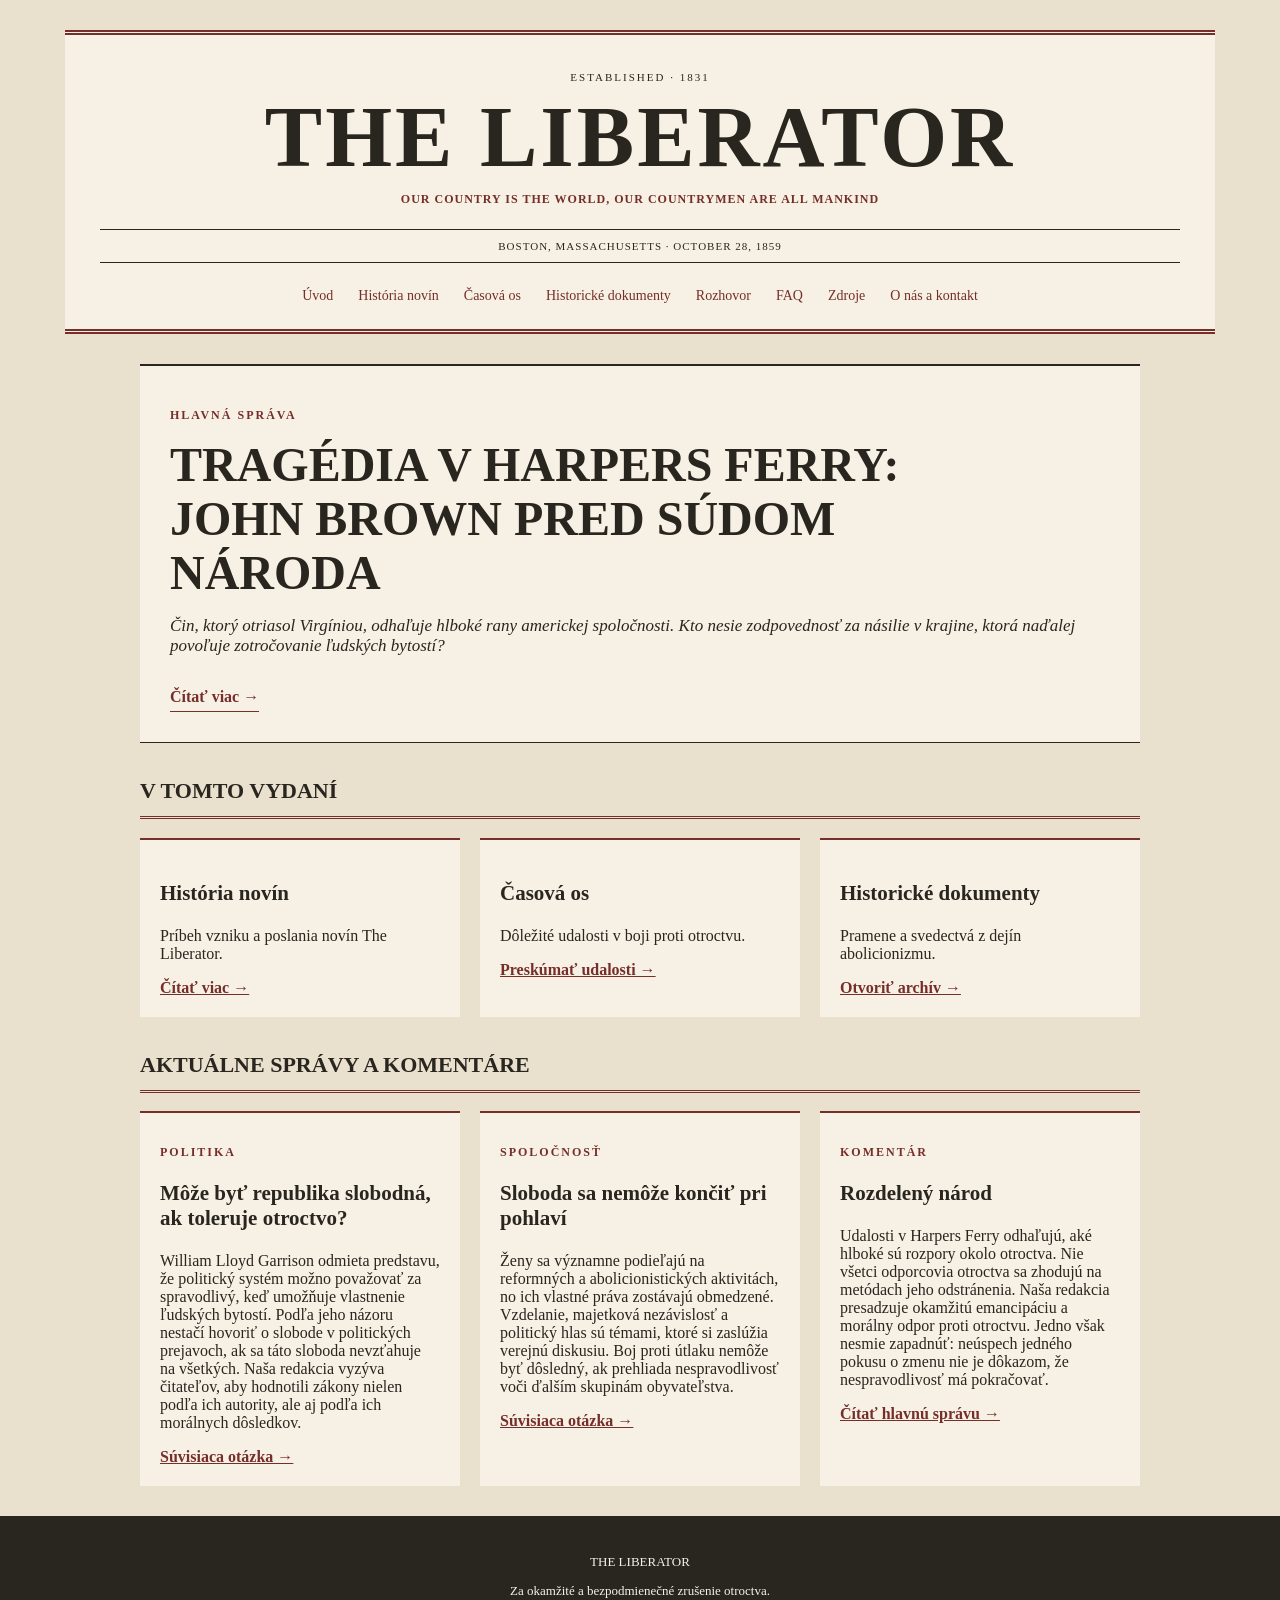
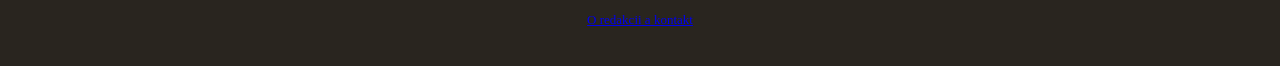
<file: index.html>
<!DOCTYPE html>
<html lang="sk">
<head>
    <meta charset="UTF-8">
    <meta name="viewport" content="width=device-width, initial-scale=1.0">
    <title>The Liberator | 28 October 1859</title>
    <link rel="stylesheet" href="style.css">
</head>

<body>

    <!-- Reklamné okienko -->
    <div id="premium-ad" class="ad-overlay" hidden>
        <section class="ad-window" role="dialog" aria-modal="true"
            aria-labelledby="ad-title">

            <button id="close-ad" class="ad-close"
                type="button" aria-label="Zavrieť reklamu">×</button>

            <p class="section-label">REKLAMA</p>

            <img class="ad-image"
                src="images/liberator.jpg"
                alt="The Liberator — historické noviny">

            <h2 id="ad-title">THE LIBERATOR PREMIUM</h2>

            <p>
                Chcete sa dozvedieť viac o našom hnutí a mať prístup
                k exkluzívnym rozhovorom a článkom? Začnite odoberať
                The Liberator Premium, čím zároveň podporíte jeho
                redakciu a distribúciu!
            </p>

            <a class="ad-subscribe" href="predplatne.html">
                Získať predplatné →
            </a>

            <button id="dismiss-ad" class="ad-dismiss" type="button">
                Teraz nie, nepodporujem ľudské práva
            </button>
        </section>
    </div>

    <header class="masthead">
        <p class="founded">ESTABLISHED · 1831</p>

        <h1>THE LIBERATOR</h1>

        <p class="motto">
            OUR COUNTRY IS THE WORLD, OUR COUNTRYMEN ARE ALL MANKIND
        </p>

        <div class="edition">
            BOSTON, MASSACHUSETTS · OCTOBER 28, 1859
        </div>

        <nav class="navigation">
            <a href="index.html">Úvod</a>
            <a href="historia.html">História novín</a>
            <a href="chronologia.html">Časová os</a>
            <a href="dokumenty.html">Historické dokumenty</a>
            <a href="rozhovor.html">Rozhovor</a>
            <a href="faq.html">FAQ</a>
            <a href="zdroje.html">Zdroje</a>
            <a href="kontakt.html">O nás a kontakt</a>
        </nav>
    </header>

    <main>

        <section class="lead-story">
            <p class="section-label">HLAVNÁ SPRÁVA</p>

            <h2>
                TRAGÉDIA V HARPERS FERRY:
                JOHN BROWN PRED SÚDOM NÁRODA
            </h2>

            <p class="article-intro">
                Čin, ktorý otriasol Virgíniou, odhaľuje hlboké rany
                americkej spoločnosti. Kto nesie zodpovednosť za násilie
                v krajine, ktorá naďalej povoľuje zotročovanie ľudských bytostí?
            </p>

            <a class="read-more" href="clanok.html">
                Čítať viac →
            </a>
        </section>

        <section class="inside">
            <h2>V TOMTO VYDANÍ</h2>

            <div class="inside-grid">

                <article>
                    <h3>História novín</h3>
                    <p>Príbeh vzniku a poslania novín The Liberator.</p>
                    <a href="historia.html">Čítať viac →</a>
                </article>

                <article>
                    <h3>Časová os</h3>
                    <p>Dôležité udalosti v boji proti otroctvu.</p>
                    <a href="chronologia.html">Preskúmať udalosti →</a>
                </article>

                <article>
                    <h3>Historické dokumenty</h3>
                    <p>Pramene a svedectvá z dejín abolicionizmu.</p>
                    <a href="dokumenty.html">Otvoriť archív →</a>
                </article>

            </div>
        </section>

        <section class="inside">
            <h2>AKTUÁLNE SPRÁVY A KOMENTÁRE</h2>

            <div class="inside-grid">

                <article>
                    <p class="section-label">POLITIKA</p>
                    <h3>Môže byť republika slobodná, ak toleruje otroctvo?</h3>
                    <p>
                        William Lloyd Garrison odmieta predstavu, že politický
                        systém možno považovať za spravodlivý, keď umožňuje
                        vlastnenie ľudských bytostí. Podľa jeho názoru nestačí
                        hovoriť o slobode v politických prejavoch, ak sa táto
                        sloboda nevzťahuje na všetkých. Naša redakcia vyzýva
                        čitateľov, aby hodnotili zákony nielen podľa ich
                        autority, ale aj podľa ich morálnych dôsledkov.
                    </p>
                    <a href="faq.html#ustava">Súvisiaca otázka →</a>
                </article>

                <article>
                    <p class="section-label">SPOLOČNOSŤ</p>
                    <h3>Sloboda sa nemôže končiť pri pohlaví</h3>
                    <p>
                        Ženy sa významne podieľajú na reformných a
                        abolicionistických aktivitách, no ich vlastné práva
                        zostávajú obmedzené. Vzdelanie, majetková nezávislosť
                        a politický hlas sú témami, ktoré si zaslúžia verejnú
                        diskusiu. Boj proti útlaku nemôže byť dôsledný,
                        ak prehliada nespravodlivosť voči ďalším skupinám
                        obyvateľstva.
                    </p>
                    <a href="faq.html#zeny">Súvisiaca otázka →</a>
                </article>

                <article>
                    <p class="section-label">KOMENTÁR</p>
                    <h3>Rozdelený národ</h3>
                    <p>
                        Udalosti v Harpers Ferry odhaľujú, aké hlboké sú
                        rozpory okolo otroctva. Nie všetci odporcovia otroctva
                        sa zhodujú na metódach jeho odstránenia. Naša redakcia
                        presadzuje okamžitú emancipáciu a morálny odpor proti
                        otroctvu. Jedno však nesmie zapadnúť: neúspech jedného
                        pokusu o zmenu nie je dôkazom, že nespravodlivosť
                        má pokračovať.
                    </p>
                    <a href="clanok.html">Čítať hlavnú správu →</a>
                </article>

            </div>
        </section>

    </main>

    <footer class="footer">
        <p>THE LIBERATOR</p>
        <p>Za okamžité a bezpodmienečné zrušenie otroctva.</p>
        <p><a href="kontakt.html">O redakcii a kontakt</a></p>
    </footer>

    <script src="script.js"></script>
</body>
</html>
</file>
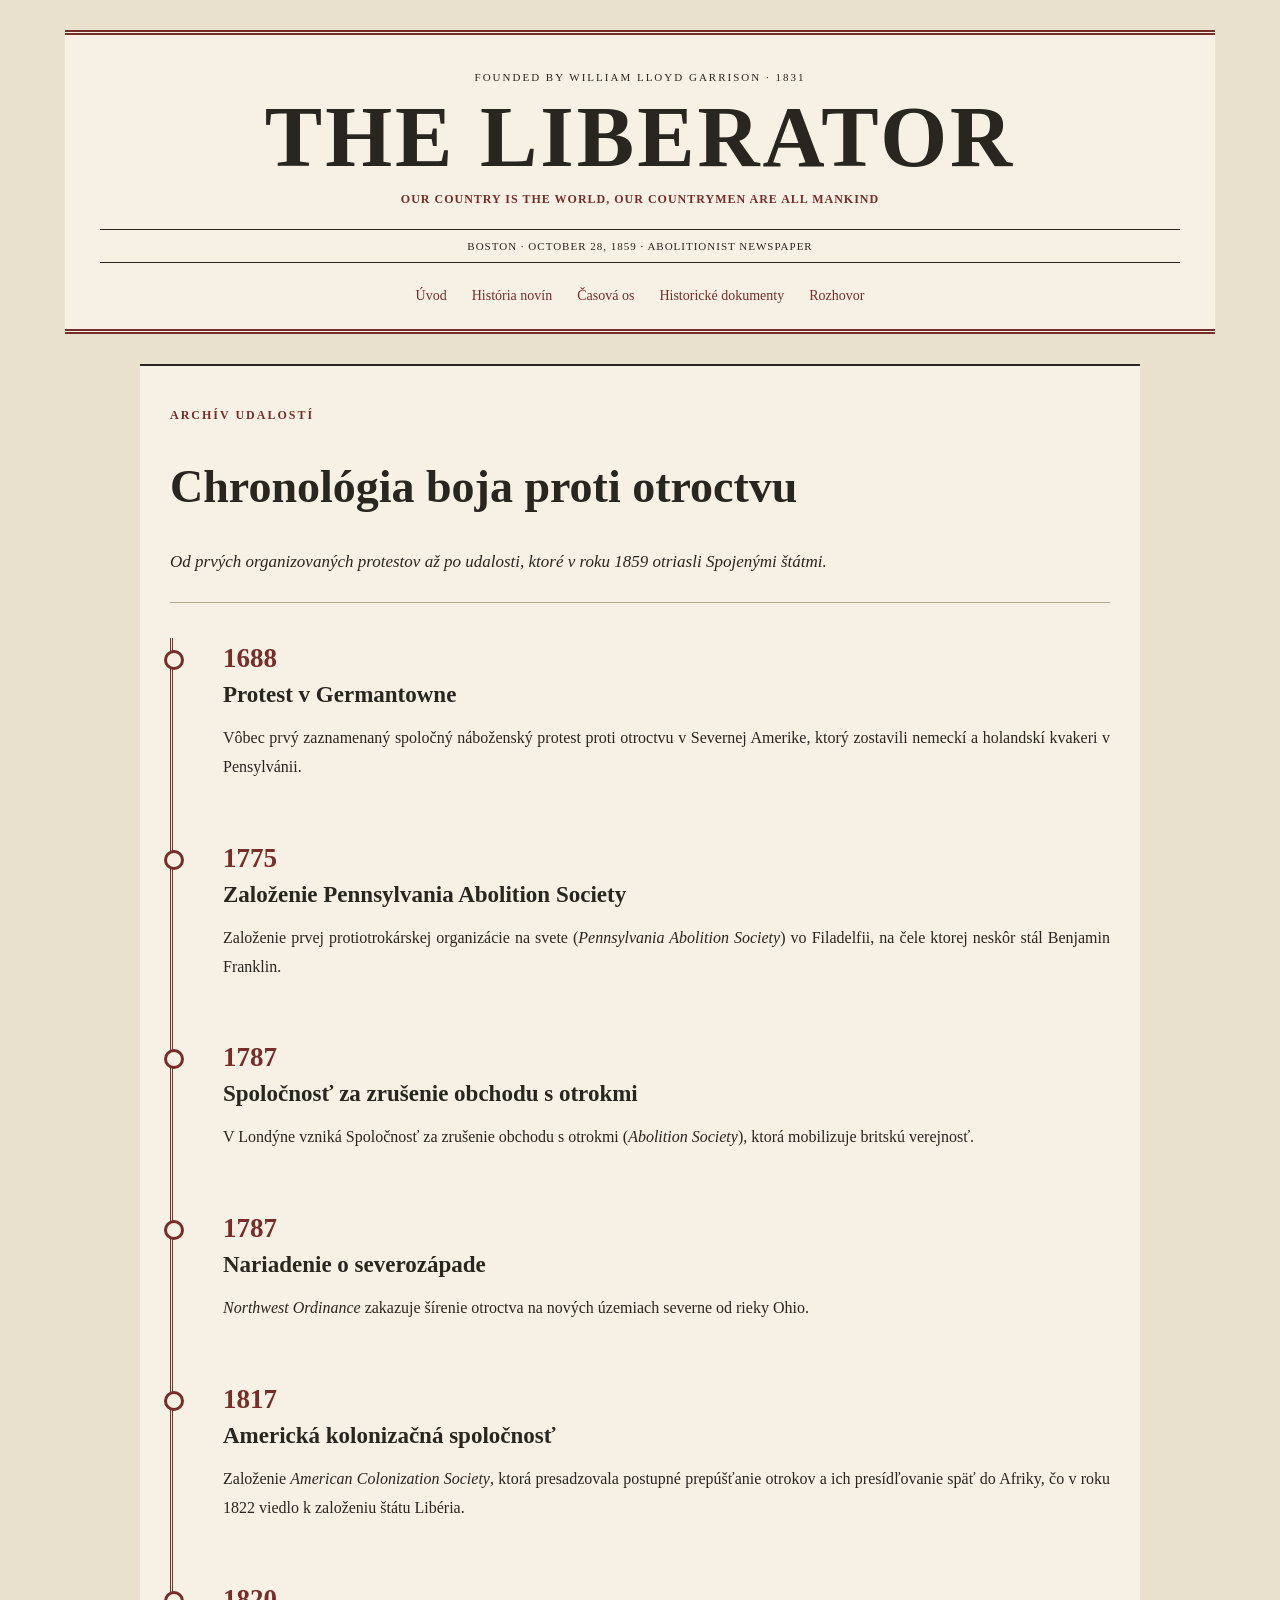
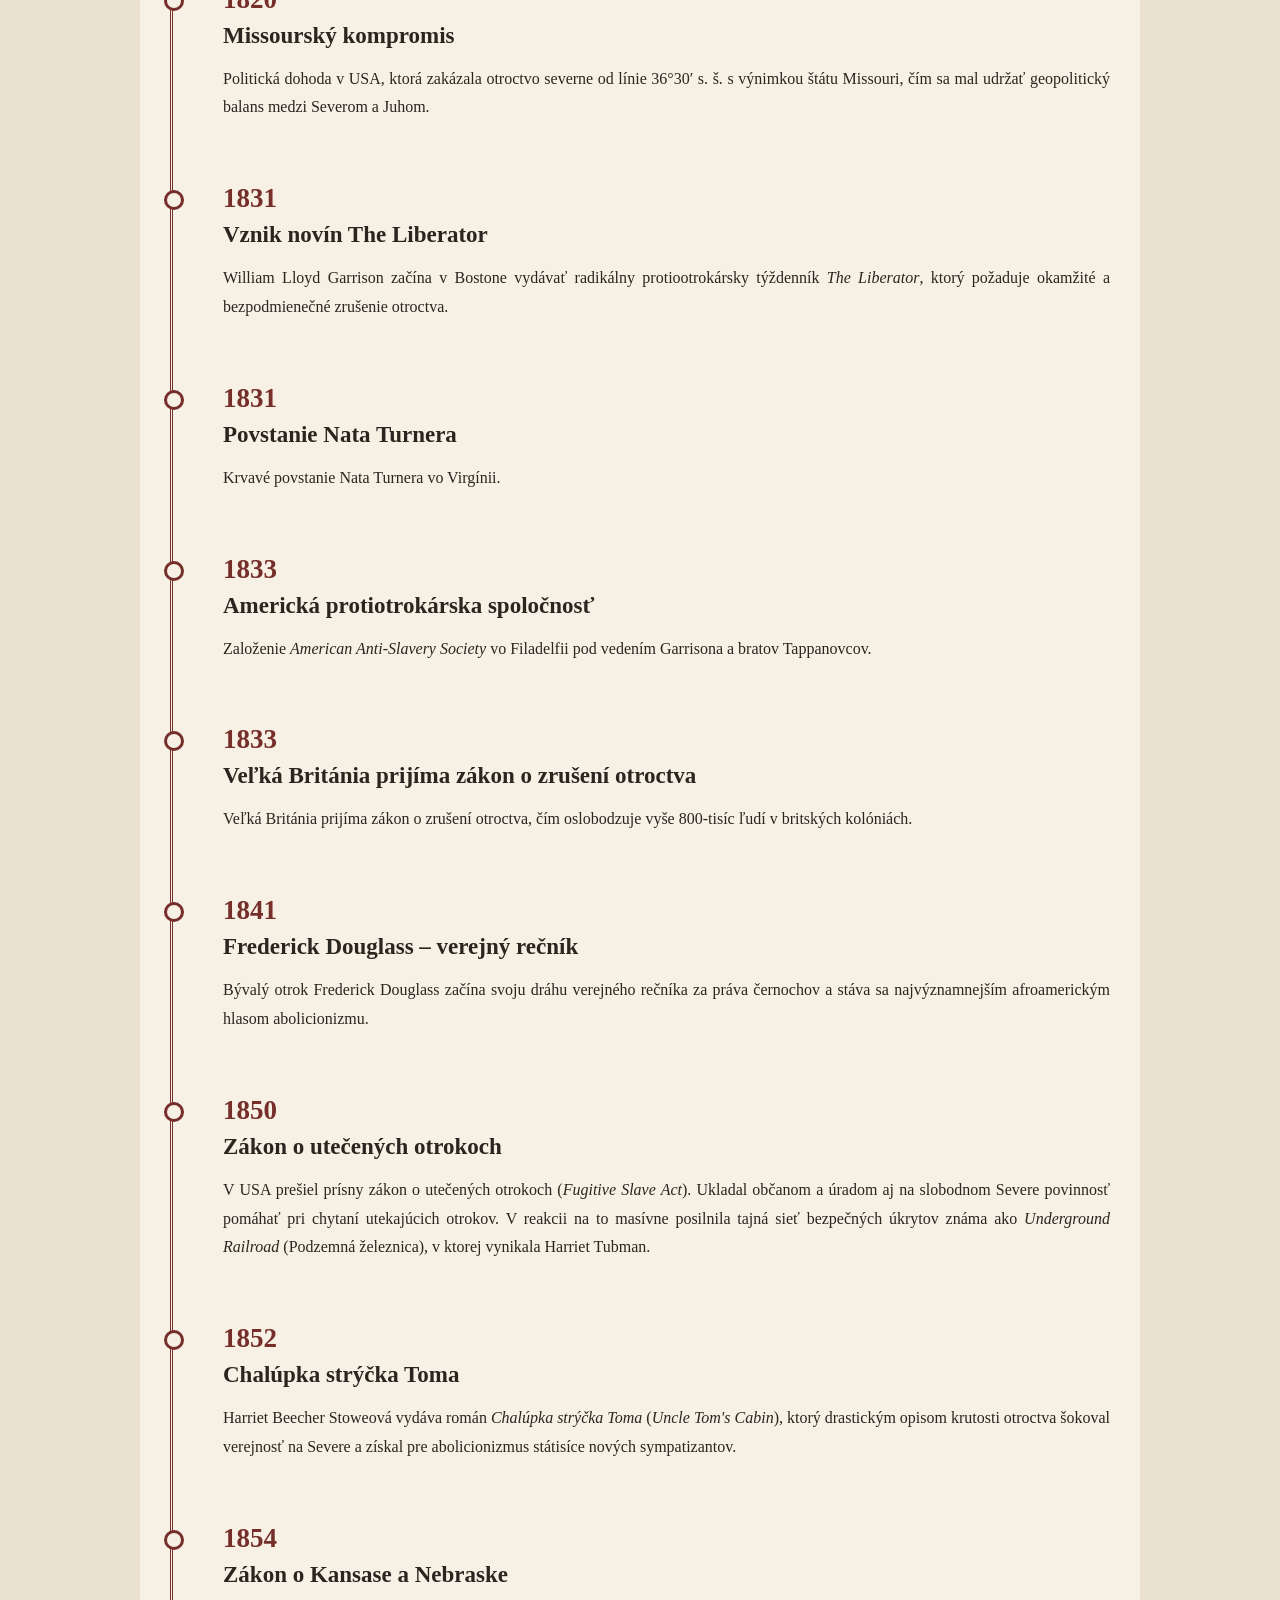
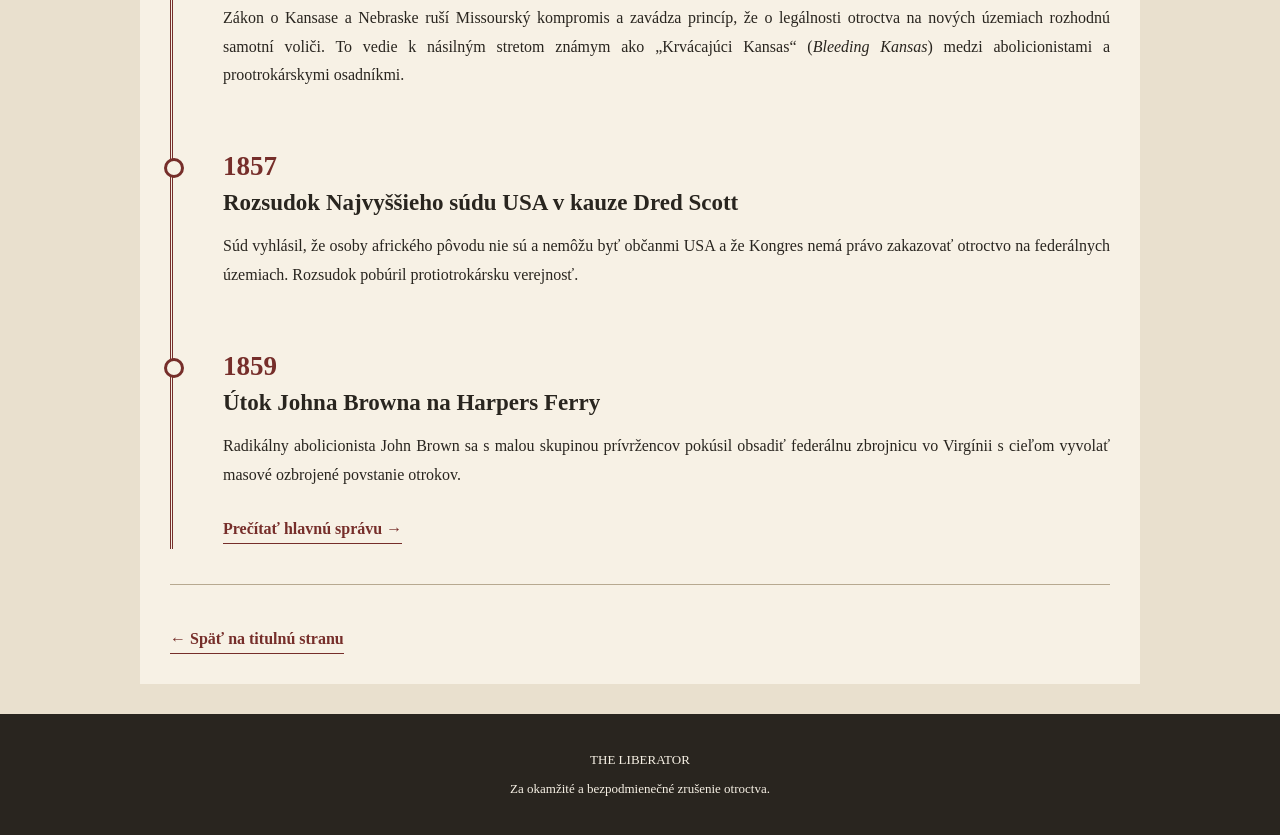
<file: chronologia.html>
<!DOCTYPE html>
<html lang="sk">
<head>
    <meta charset="UTF-8">
    <meta name="viewport" content="width=device-width, initial-scale=1.0">
    <title>Časová os | The Liberator</title>
    <link rel="stylesheet" href="style.css">
</head>
<body>
    <!-- Reklamné okienko The Liberator Premium -->
    <div id="premium-ad" class="ad-overlay" hidden>
        <section class="ad-window" role="dialog" aria-modal="true"
            aria-labelledby="ad-title">

            <button id="close-ad" class="ad-close"
                type="button" aria-label="Zavrieť reklamu">×</button>

            <p class="section-label">OZNAM REDAKCIE</p>

            <img
                class="ad-image"
                src="images/liberator.jpg"
                alt="The Liberator — historické noviny"
            >

            <h2 id="ad-title">THE LIBERATOR PREMIUM</h2>

            <p>
                Chcete sa dozvedieť viac o našom hnutí a mať prístup
                k exkluzívnym rozhovorom a článkom? Začnite odoberať
                The Liberator Premium, čím zároveň podporíte jeho
                redakciu a distribúciu!
            </p>

            <a class="ad-subscribe" href="predplatne.html">
                Získať predplatné →
            </a>

            <button id="dismiss-ad" class="ad-dismiss" type="button">
                Teraz nie, ďakujem
            </button>
        </section>
    </div>

    <script src="script.js"></script>

    <header class="masthead">
        <p class="founded">FOUNDED BY WILLIAM LLOYD GARRISON · 1831</p>
        <h1>THE LIBERATOR</h1>
        <p class="motto">OUR COUNTRY IS THE WORLD, OUR COUNTRYMEN ARE ALL MANKIND</p>
        <div class="edition">
            BOSTON · OCTOBER 28, 1859 · ABOLITIONIST NEWSPAPER
        </div>
        <nav class="navigation">
            <a href="index.html">Úvod</a>
            <a href="historia.html">História novín</a>
            <a href="chronologia.html">Časová os</a>
            <a href="dokumenty.html">Historické dokumenty</a>
            <a href="rozhovor.html">Rozhovor</a>
        </nav>
    </header>

    <main>
        <article class="full-article">

            <p class="section-label">ARCHÍV UDALOSTÍ</p>
            <h2>Chronológia boja proti otroctvu</h2>

            <p class="article-intro">
                Od prvých organizovaných protestov až po udalosti,
                ktoré v roku 1859 otriasli Spojenými štátmi.
            </p>

            <hr>
            
            <div class="timeline">

                <section class="timeline-item">
                    <p class="timeline-year">1688</p>
                    <div class="timeline-content">
                        <h3>Protest v Germantowne</h3>
                        <p>
                            Vôbec prvý zaznamenaný spoločný náboženský protest proti
                            otroctvu v Severnej Amerike, ktorý zostavili nemeckí
                            a holandskí kvakeri v Pensylvánii.
                        </p>
                    </div>
                </section>

                <section class="timeline-item">
                    <p class="timeline-year">1775</p>
                    <div class="timeline-content">
                        <h3>Založenie Pennsylvania Abolition Society</h3>
                        <p>
                            Založenie prvej protiotrokárskej organizácie na svete
                            (<em>Pennsylvania Abolition Society</em>) vo Filadelfii,
                            na čele ktorej neskôr stál Benjamin Franklin.
                        </p>
                    </div>
                </section>

                <section class="timeline-item">
                    <p class="timeline-year">1787</p>
                    <div class="timeline-content">
                        <h3>Spoločnosť za zrušenie obchodu s otrokmi</h3>
                        <p>
                            V Londýne vzniká Spoločnosť za zrušenie obchodu s otrokmi
                            (<em>Abolition Society</em>), ktorá mobilizuje britskú verejnosť.
                        </p>
                    </div>
                </section>

                <section class="timeline-item">
                    <p class="timeline-year">1787</p>
                    <div class="timeline-content">
                        <h3>Nariadenie o severozápade</h3>
                        <p>
                            <em>Northwest Ordinance</em> zakazuje šírenie otroctva
                            na nových územiach severne od rieky Ohio.
                        </p>
                    </div>
                </section>

                <section class="timeline-item">
                    <p class="timeline-year">1817</p>
                    <div class="timeline-content">
                        <h3>Americká kolonizačná spoločnosť</h3>
                        <p>
                            Založenie <em>American Colonization Society</em>, ktorá
                            presadzovala postupné prepúšťanie otrokov a ich presídľovanie
                            späť do Afriky, čo v roku 1822 viedlo k založeniu štátu Libéria.
                        </p>
                    </div>
                </section>

                <section class="timeline-item">
                    <p class="timeline-year">1820</p>
                    <div class="timeline-content">
                        <h3>Missourský kompromis</h3>
                        <p>
                            Politická dohoda v USA, ktorá zakázala otroctvo severne
                            od línie 36°30′ s. š. s výnimkou štátu Missouri, čím sa mal
                            udržať geopolitický balans medzi Severom a Juhom.
                        </p>
                    </div>
                </section>

                <section class="timeline-item">
                    <p class="timeline-year">1831</p>
                    <div class="timeline-content">
                        <h3>Vznik novín The Liberator</h3>
                        <p>
                            William Lloyd Garrison začína v Bostone vydávať radikálny
                            protiootrokársky týždenník <em>The Liberator</em>, ktorý
                            požaduje okamžité a bezpodmienečné zrušenie otroctva.
                        </p>
                    </div>
                </section>

                <section class="timeline-item">
                    <p class="timeline-year">1831</p>
                    <div class="timeline-content">
                        <h3>Povstanie Nata Turnera</h3>
                        <p>
                            Krvavé povstanie Nata Turnera vo Virgínii.
                        </p>
                    </div>
                </section>

                <section class="timeline-item">
                    <p class="timeline-year">1833</p>
                    <div class="timeline-content">
                        <h3>Americká protiotrokárska spoločnosť</h3>
                        <p>
                            Založenie <em>American Anti-Slavery Society</em> vo Filadelfii
                            pod vedením Garrisona a bratov Tappanovcov.
                        </p>
                    </div>
                </section>

                <section class="timeline-item">
                    <p class="timeline-year">1833</p>
                    <div class="timeline-content">
                        <h3>Veľká Británia prijíma zákon o zrušení otroctva</h3>
                        <p>
                            Veľká Británia prijíma zákon o zrušení otroctva, čím
                            oslobodzuje vyše 800-tisíc ľudí v britských kolóniách.
                        </p>
                    </div>
                </section>

                <section class="timeline-item">
                    <p class="timeline-year">1841</p>
                    <div class="timeline-content">
                        <h3>Frederick Douglass – verejný rečník</h3>
                        <p>
                            Bývalý otrok Frederick Douglass začína svoju dráhu verejného
                            rečníka za práva černochov a stáva sa najvýznamnejším
                            afroamerickým hlasom abolicionizmu.
                        </p>
                    </div>
                </section>

                <section class="timeline-item">
                    <p class="timeline-year">1850</p>
                    <div class="timeline-content">
                        <h3>Zákon o utečených otrokoch</h3>
                        <p>
                            V USA prešiel prísny zákon o utečených otrokoch
                            (<em>Fugitive Slave Act</em>). Ukladal občanom a úradom
                            aj na slobodnom Severe povinnosť pomáhať pri chytaní
                            utekajúcich otrokov. V reakcii na to masívne posilnila
                            tajná sieť bezpečných úkrytov známa ako
                            <em>Underground Railroad</em> (Podzemná železnica),
                            v ktorej vynikala Harriet Tubman.
                        </p>
                    </div>
                </section>

                <section class="timeline-item">
                    <p class="timeline-year">1852</p>
                    <div class="timeline-content">
                        <h3>Chalúpka strýčka Toma</h3>
                        <p>
                            Harriet Beecher Stoweová vydáva román
                            <em>Chalúpka strýčka Toma</em>
                            (<em>Uncle Tom's Cabin</em>), ktorý drastickým opisom
                            krutosti otroctva šokoval verejnosť na Severe a získal
                            pre abolicionizmus státisíce nových sympatizantov.
                        </p>
                    </div>
                </section>

                <section class="timeline-item">
                    <p class="timeline-year">1854</p>
                    <div class="timeline-content">
                        <h3>Zákon o Kansase a Nebraske</h3>
                        <p>
                            Zákon o Kansase a Nebraske ruší Missourský kompromis
                            a zavádza princíp, že o legálnosti otroctva na nových
                            územiach rozhodnú samotní voliči. To vedie k násilným
                            stretom známym ako „Krvácajúci Kansas“
                            (<em>Bleeding Kansas</em>) medzi abolicionistami
                            a prootrokárskymi osadníkmi.
                        </p>
                    </div>
                </section>

                <section class="timeline-item">
                    <p class="timeline-year">1857</p>
                    <div class="timeline-content">
                        <h3>Rozsudok Najvyššieho súdu USA v kauze Dred Scott</h3>
                        <p>
                            Súd vyhlásil, že osoby afrického pôvodu nie sú a nemôžu
                            byť občanmi USA a že Kongres nemá právo zakazovať otroctvo
                            na federálnych územiach. Rozsudok pobúril protiotrokársku
                            verejnosť.
                        </p>
                    </div>
                </section>

                <section class="timeline-item">
                    <p class="timeline-year">1859</p>
                    <div class="timeline-content">
                        <h3>Útok Johna Browna na Harpers Ferry</h3>
                        <p>
                            Radikálny abolicionista John Brown sa s malou skupinou
                            prívržencov pokúsil obsadiť federálnu zbrojnicu vo Virgínii
                            s cieľom vyvolať masové ozbrojené povstanie otrokov.
                        </p>
                        <a class="read-more" href="clanok.html">
                            Prečítať hlavnú správu →
                        </a>
                    </div>
                </section>

            </div>


            <hr>

            <a class="read-more" href="index.html">
                ← Späť na titulnú stranu
            </a>

        </article>
    </main>

    <footer class="footer">
        <p>THE LIBERATOR</p>
        <p>Za okamžité a bezpodmienečné zrušenie otroctva.</p>
    </footer>

</body>
</html>
</file>
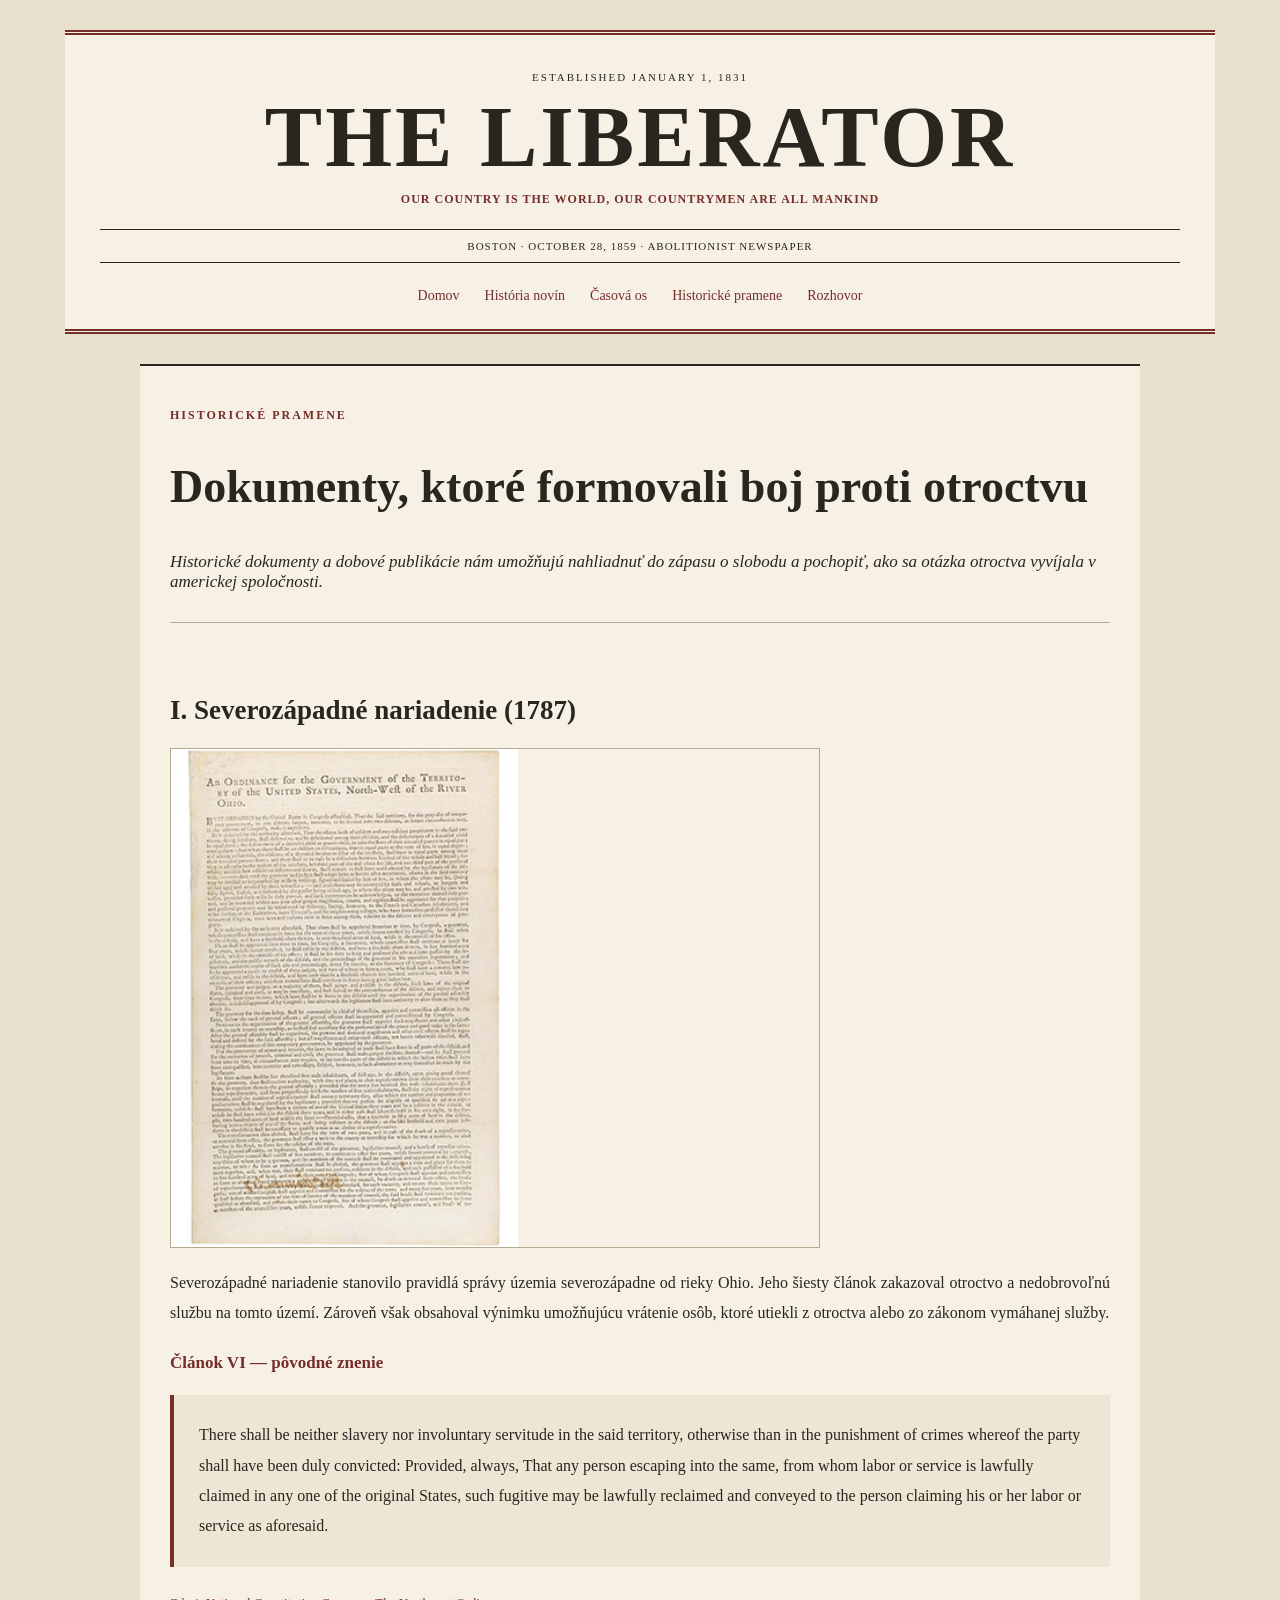
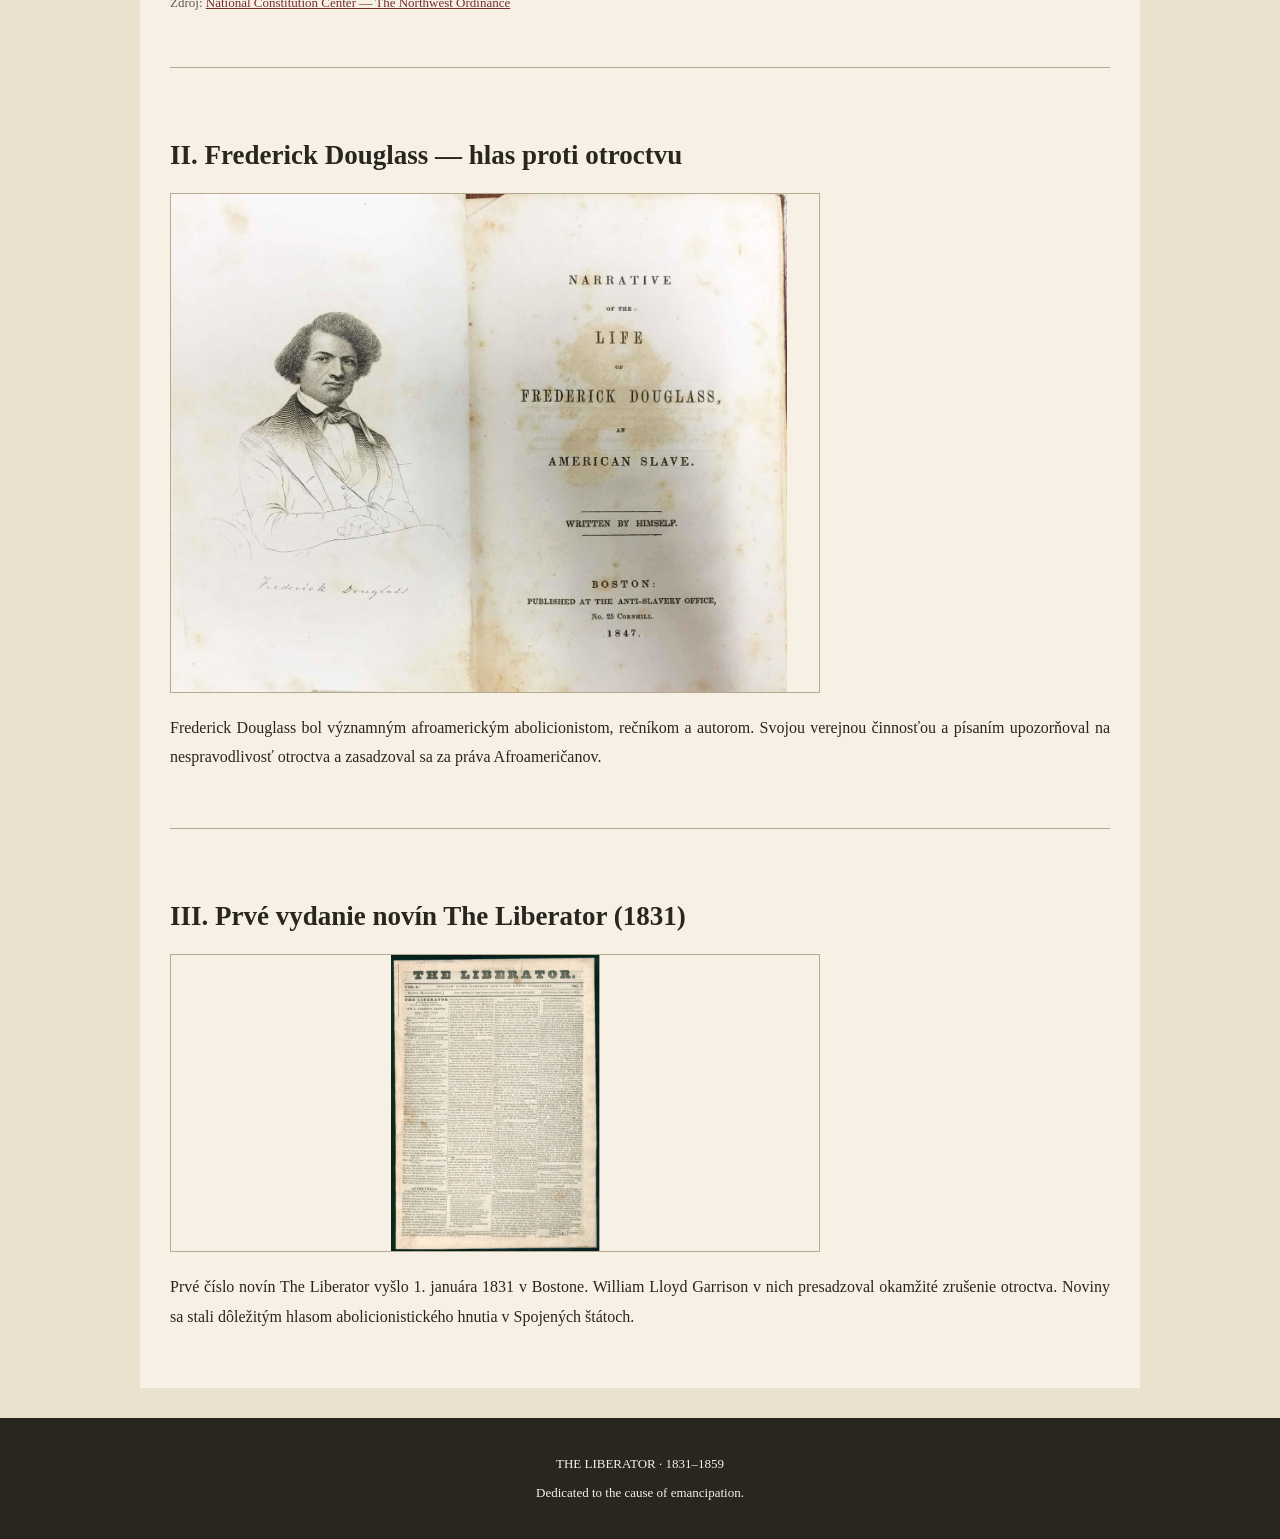
<file: dokumenty.html>
<!DOCTYPE html>
<html lang="sk">
<head>
    <meta charset="UTF-8">
    <meta name="viewport" content="width=device-width, initial-scale=1.0">
    <title>Historické pramene | The Liberator</title>
    <link rel="stylesheet" href="style.css">
</head>

<body>
    <!-- Reklamné okienko The Liberator Premium -->
    <div id="premium-ad" class="ad-overlay" hidden>
        <section class="ad-window" role="dialog" aria-modal="true"
            aria-labelledby="ad-title">

            <button id="close-ad" class="ad-close"
                type="button" aria-label="Zavrieť reklamu">×</button>

            <p class="section-label">OZNAM REDAKCIE</p>

            <img
                class="ad-image"
                src="images/liberator.jpg"
                alt="The Liberator — historické noviny"
            >

            <h2 id="ad-title">THE LIBERATOR PREMIUM</h2>

            <p>
                Chcete sa dozvedieť viac o našom hnutí a mať prístup
                k exkluzívnym rozhovorom a článkom? Začnite odoberať
                The Liberator Premium, čím zároveň podporíte jeho
                redakciu a distribúciu!
            </p>

            <a class="ad-subscribe" href="predplatne.html">
                Získať predplatné →
            </a>

            <button id="dismiss-ad" class="ad-dismiss" type="button">
                Teraz nie, ďakujem
            </button>
        </section>
    </div>

    <script src="script.js"></script>

    <header class="masthead">
        <p class="founded">ESTABLISHED JANUARY 1, 1831</p>

        <h1>THE LIBERATOR</h1>

        <p class="motto">
            OUR COUNTRY IS THE WORLD, OUR COUNTRYMEN ARE ALL MANKIND
        </p>

        <p class="edition">
            BOSTON · OCTOBER 28, 1859 · ABOLITIONIST NEWSPAPER
        </p>

        <nav class="navigation">
            <a href="index.html">Domov</a>
            <a href="historia.html">História novín</a>
            <a href="chronologia.html">Časová os</a>
            <a href="dokumenty.html">Historické pramene</a>
            <a href="rozhovor.html">Rozhovor</a>
        </nav>
    </header>

    <main>
        <section class="full-article">

            <p class="section-label">HISTORICKÉ PRAMENE</p>

            <h2>Dokumenty, ktoré formovali boj proti otroctvu</h2>

            <p class="article-intro">
                Historické dokumenty a dobové publikácie nám umožňujú
                nahliadnuť do zápasu o slobodu a pochopiť, ako sa otázka
                otroctva vyvíjala v americkej spoločnosti.
            </p>

            <hr>

            <section class="document-entry">
                <h3>I. Severozápadné nariadenie (1787)</h3>

                <img
                    class="document-image"
                    src="images/Northwest-Ordinance-1787.png"
                    alt="Historický dokument Severozápadného nariadenia"
                >

                <p>
                    Severozápadné nariadenie stanovilo pravidlá správy
                    územia severozápadne od rieky Ohio. Jeho šiesty článok
                    zakazoval otroctvo a nedobrovoľnú službu na tomto území.
                    Zároveň však obsahoval výnimku umožňujúcu vrátenie osôb,
                    ktoré utiekli z otroctva alebo zo zákonom vymáhanej služby.
                </p>

                <h4>Článok VI — pôvodné znenie</h4>

                <blockquote class="historical-document">
                    There shall be neither slavery nor involuntary servitude
                    in the said territory, otherwise than in the punishment
                    of crimes whereof the party shall have been duly convicted:
                    Provided, always, That any person escaping into the same,
                    from whom labor or service is lawfully claimed in any one
                    of the original States, such fugitive may be lawfully
                    reclaimed and conveyed to the person claiming his or her
                    labor or service as aforesaid.
                </blockquote>

                <p class="source-note">
                    Zdroj:
                    <a
                        href="https://constitutioncenter.org/the-constitution/historic-document-library/detail/the-northwest-ordinance"
                        target="_blank"
                        rel="noopener noreferrer"
                    >
                        National Constitution Center — The Northwest Ordinance
                    </a>
                </p>
            </section>

            <hr>

            <section class="document-entry">
                <h3>II. Frederick Douglass — hlas proti otroctvu</h3>

                <img
                    class="document-image"
                    src="images/frederick-douglass.jpg"
                    alt="Historický prameň spojený s Frederickom Douglassom"
                >

                <p>
                    Frederick Douglass bol významným afroamerickým
                    abolicionistom, rečníkom a autorom. Svojou verejnou
                    činnosťou a písaním upozorňoval na nespravodlivosť
                    otroctva a zasadzoval sa za práva Afroameričanov.
                </p>
            </section>

            <hr>

            <section class="document-entry">
                <h3>III. Prvé vydanie novín The Liberator (1831)</h3>

                <img
                    class="document-image"
                    src="images/the-liberator-first-issue.png"
                    alt="Prvé vydanie novín The Liberator"
                >

                <p>
                    Prvé číslo novín The Liberator vyšlo 1. januára 1831
                    v Bostone. William Lloyd Garrison v nich presadzoval
                    okamžité zrušenie otroctva. Noviny sa stali dôležitým
                    hlasom abolicionistického hnutia v Spojených štátoch.
                </p>
            </section>

        </section>
    </main>

    <footer class="footer">
        <p>THE LIBERATOR · 1831–1859</p>
        <p>Dedicated to the cause of emancipation.</p>
    </footer>

</body>
</html>
</file>
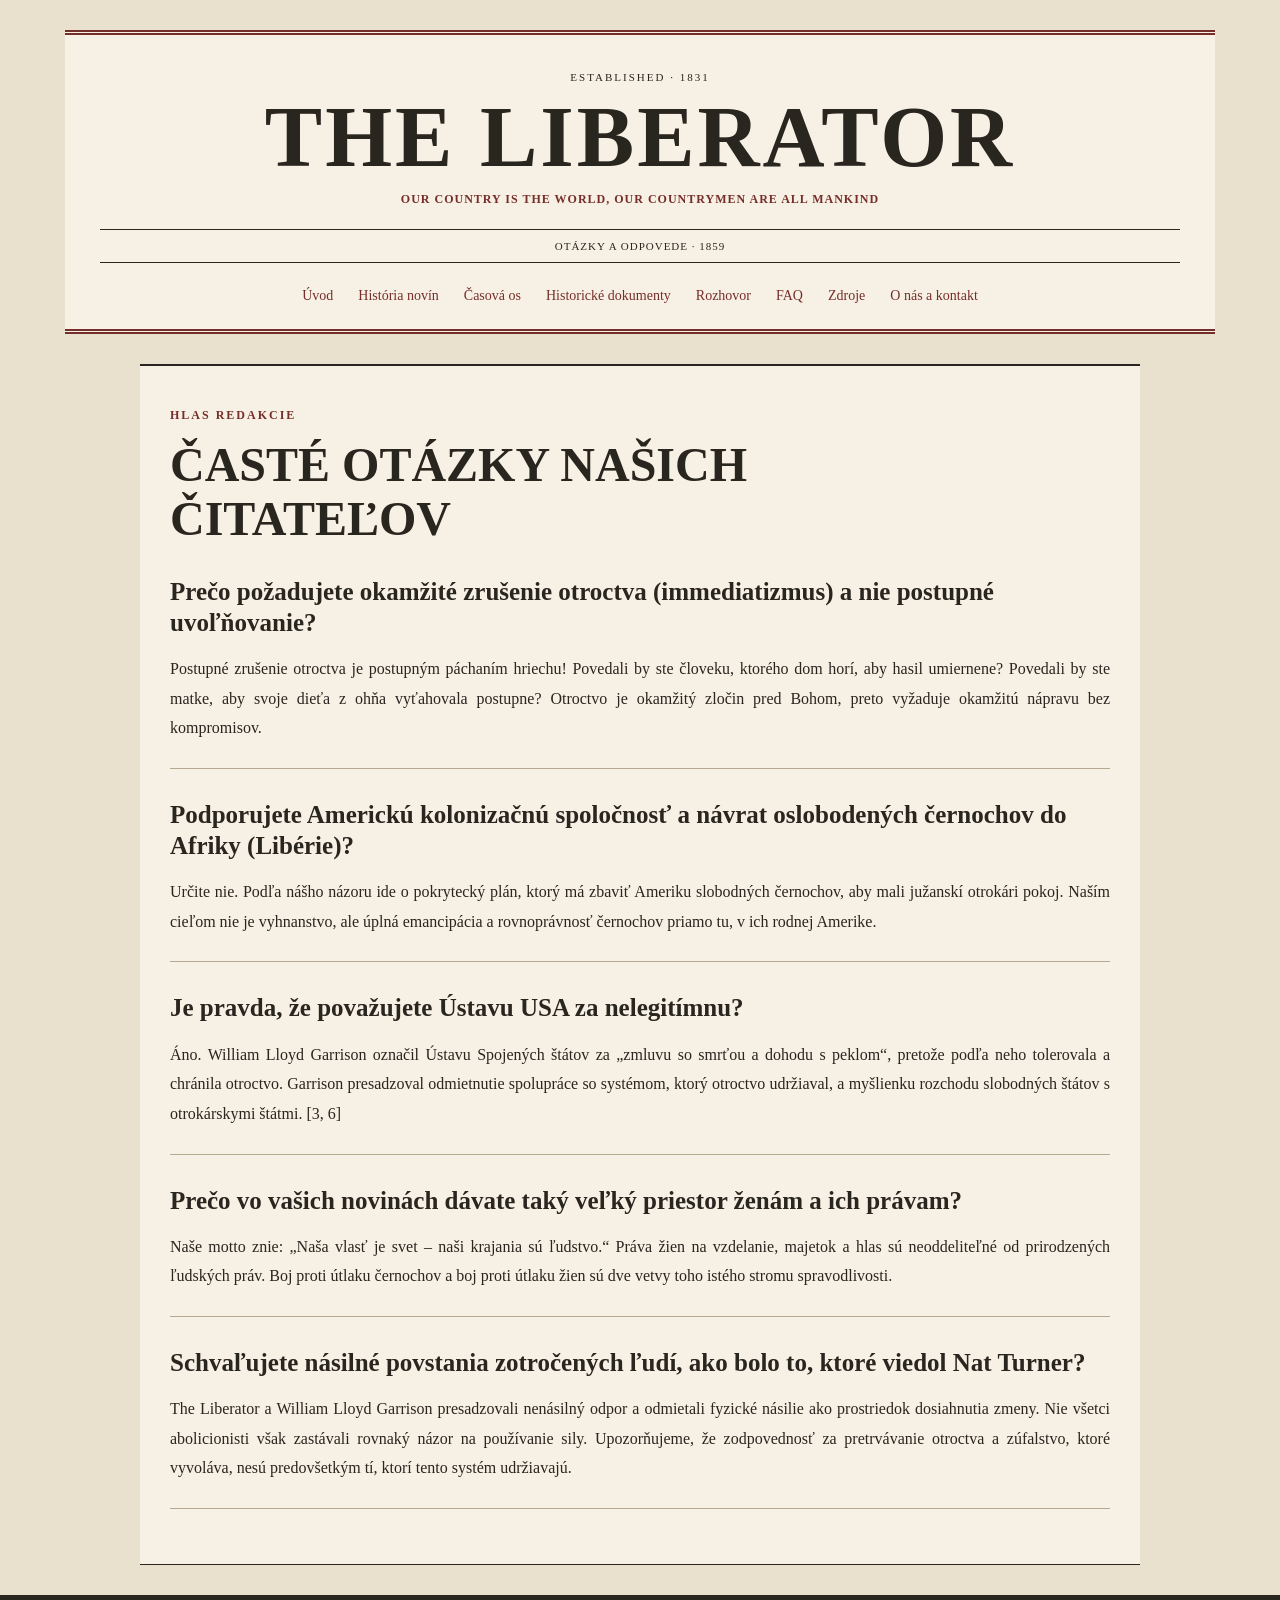
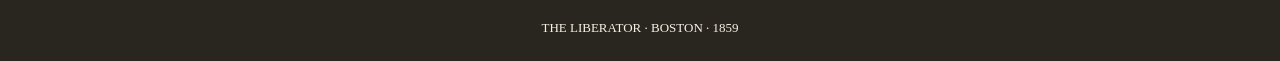
<file: faq.html>
<!DOCTYPE html>
<html lang="sk">
<head>
    <meta charset="UTF-8">
    <meta name="viewport" content="width=device-width, initial-scale=1.0">
    <title>Časté otázky | The Liberator</title>
    <link rel="stylesheet" href="style.css">
</head>

<body>

    <div id="premium-ad" class="ad-overlay" hidden>
        <section class="ad-window" role="dialog" aria-modal="true"
            aria-labelledby="ad-title">

            <button id="close-ad" class="ad-close"
                type="button" aria-label="Zavrieť reklamu">×</button>

            <p class="section-label">REKLAMA</p>

            <img class="ad-image"
                src="images/liberator.jpg"
                alt="The Liberator — historické noviny">

            <h2 id="ad-title">THE LIBERATOR PREMIUM</h2>

            <p>
                Chcete sa dozvedieť viac o našom hnutí a mať prístup
                k exkluzívnym rozhovorom a článkom? Začnite odoberať
                The Liberator Premium, čím zároveň podporíte jeho
                redakciu a distribúciu!
            </p>

            <a class="ad-subscribe" href="predplatne.html">
                Získať predplatné →
            </a>

            <button id="dismiss-ad" class="ad-dismiss" type="button">
                Teraz nie, nepodporujem ľudské práva
            </button>
        </section>
    </div>

    <header class="masthead">
        <p class="founded">ESTABLISHED · 1831</p>
        <h1>THE LIBERATOR</h1>
        <p class="motto">OUR COUNTRY IS THE WORLD, OUR COUNTRYMEN ARE ALL MANKIND</p>
        <div class="edition">OTÁZKY A ODPOVEDE · 1859</div>

        <nav class="navigation">
            <a href="index.html">Úvod</a>
            <a href="historia.html">História novín</a>
            <a href="chronologia.html">Časová os</a>
            <a href="dokumenty.html">Historické dokumenty</a>
            <a href="rozhovor.html">Rozhovor</a>
            <a href="faq.html">FAQ</a>
            <a href="zdroje.html">Zdroje</a>
            <a href="kontakt.html">O nás a kontakt</a>
        </nav>
    </header>

    <main>
        <section class="lead-story">
            <p class="section-label">HLAS REDAKCIE</p>
            <h2>ČASTÉ OTÁZKY NAŠICH ČITATEĽOV</h2>

            <h3 id="immediatizmus">
                Prečo požadujete okamžité zrušenie otroctva (immediatizmus)
                a nie postupné uvoľňovanie?
            </h3>
            <p>
                Postupné zrušenie otroctva je postupným páchaním hriechu!
                Povedali by ste človeku, ktorého dom horí, aby hasil umiernene?
                Povedali by ste matke, aby svoje dieťa z ohňa vyťahovala
                postupne? Otroctvo je okamžitý zločin pred Bohom, preto
                vyžaduje okamžitú nápravu bez kompromisov.
            </p>

            <hr>

            <h3 id="kolonizacia">
                Podporujete Americkú kolonizačnú spoločnosť a návrat
                oslobodených černochov do Afriky (Libérie)?
            </h3>
            <p>
                Určite nie. Podľa nášho názoru ide o pokrytecký plán,
                ktorý má zbaviť Ameriku slobodných černochov, aby mali
                južanskí otrokári pokoj. Naším cieľom nie je vyhnanstvo,
                ale úplná emancipácia a rovnoprávnosť černochov priamo
                tu, v ich rodnej Amerike.
            </p>

            <hr>

            <h3 id="ustava">
                Je pravda, že považujete Ústavu USA za nelegitímnu?
            </h3>
            <p>
                Áno. William Lloyd Garrison označil Ústavu Spojených štátov
                za „zmluvu so smrťou a dohodu s peklom“, pretože podľa neho
                tolerovala a chránila otroctvo. Garrison presadzoval
                odmietnutie spolupráce so systémom, ktorý otroctvo udržiaval,
                a myšlienku rozchodu slobodných štátov s otrokárskymi štátmi.
                [3, 6]
            </p>

            <hr>

            <h3 id="zeny">
                Prečo vo vašich novinách dávate taký veľký priestor ženám
                a ich právam?
            </h3>
            <p>
                Naše motto znie: „Naša vlasť je svet – naši krajania sú
                ľudstvo.“ Práva žien na vzdelanie, majetok a hlas sú
                neoddeliteľné od prirodzených ľudských práv. Boj proti
                útlaku černochov a boj proti útlaku žien sú dve vetvy
                toho istého stromu spravodlivosti.
            </p>

            <hr>

            <h3 id="nenasilie">
                Schvaľujete násilné povstania zotročených ľudí, ako bolo
                to, ktoré viedol Nat Turner?
            </h3>
            <p>
                The Liberator a William Lloyd Garrison presadzovali
                nenásilný odpor a odmietali fyzické násilie ako prostriedok
                dosiahnutia zmeny. Nie všetci abolicionisti však zastávali
                rovnaký názor na používanie sily. Upozorňujeme, že
                zodpovednosť za pretrvávanie otroctva a zúfalstvo, ktoré
                vyvoláva, nesú predovšetkým tí, ktorí tento systém
                udržiavajú. 
            </p>

            <hr>
        </section>
    </main>

    <footer class="footer">
        THE LIBERATOR · BOSTON · 1859
    </footer>

    <script src="script.js"></script>
</body>
</html>
</file>
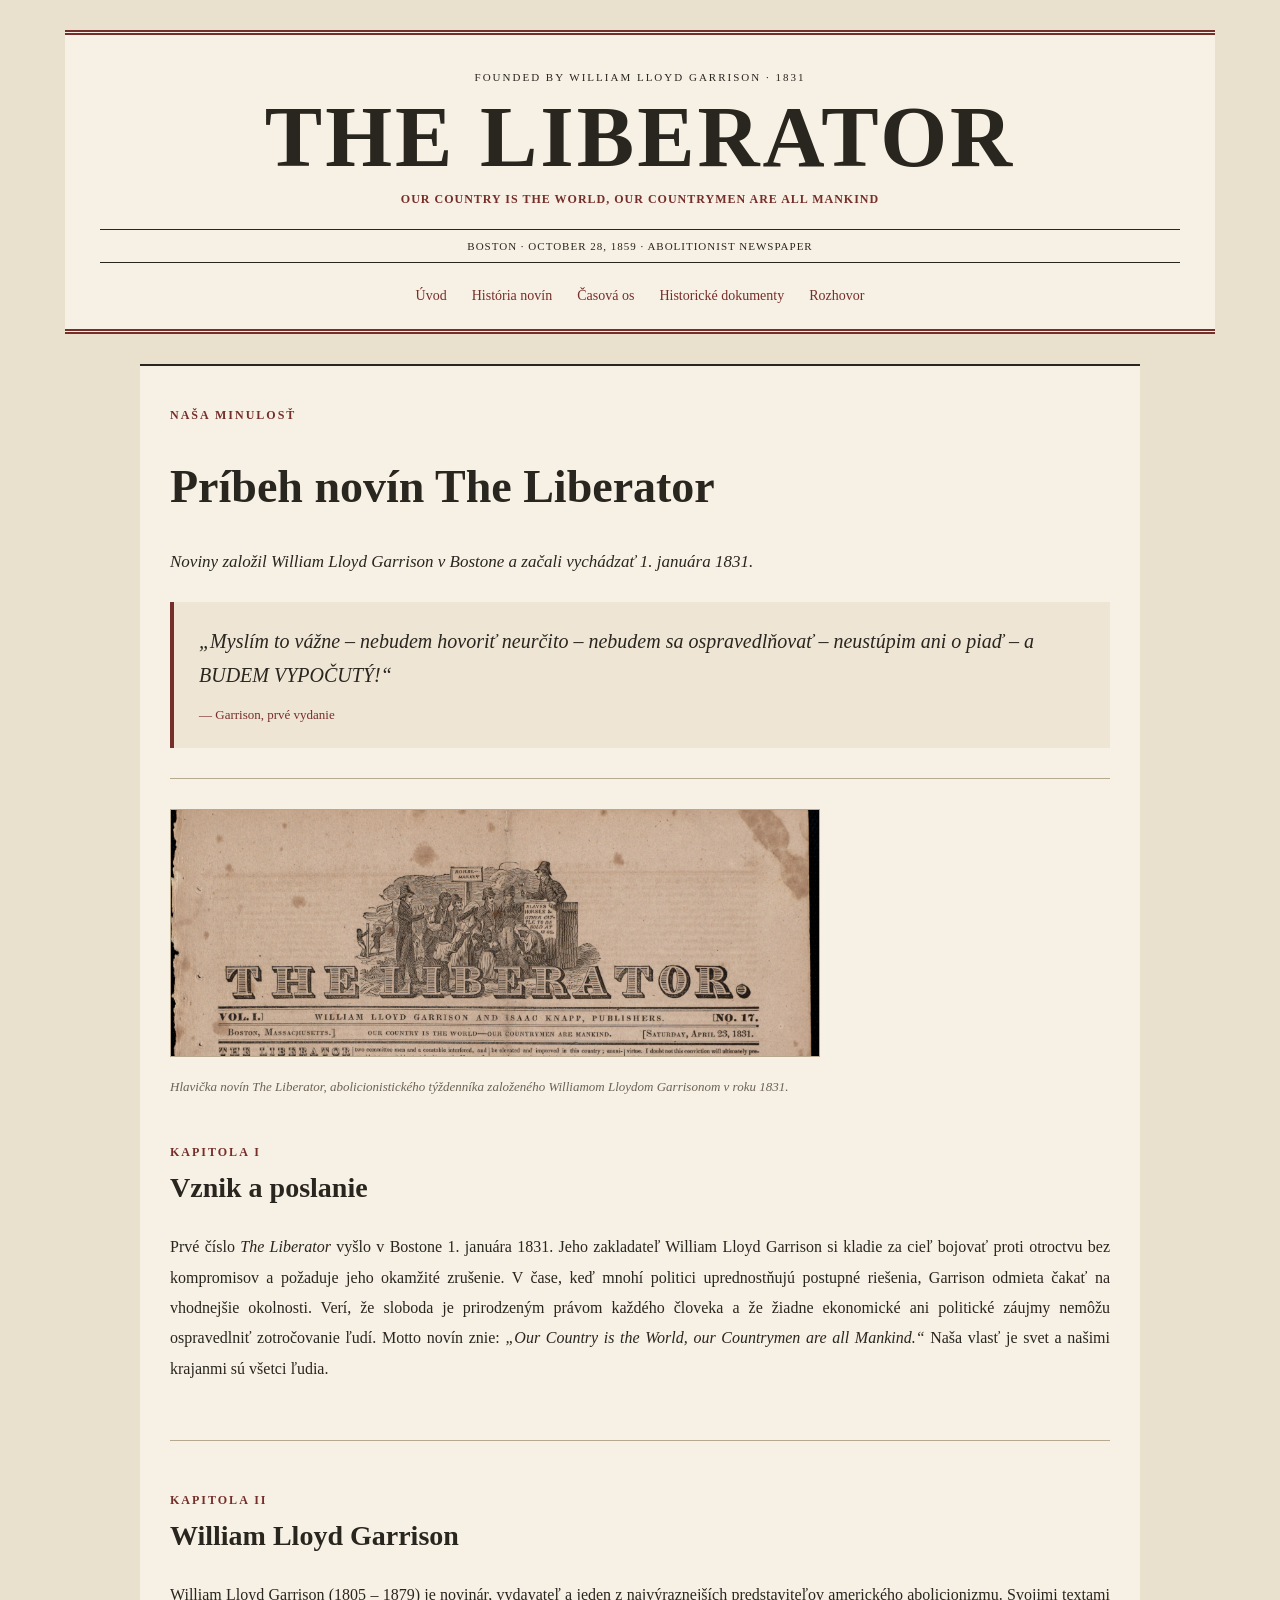
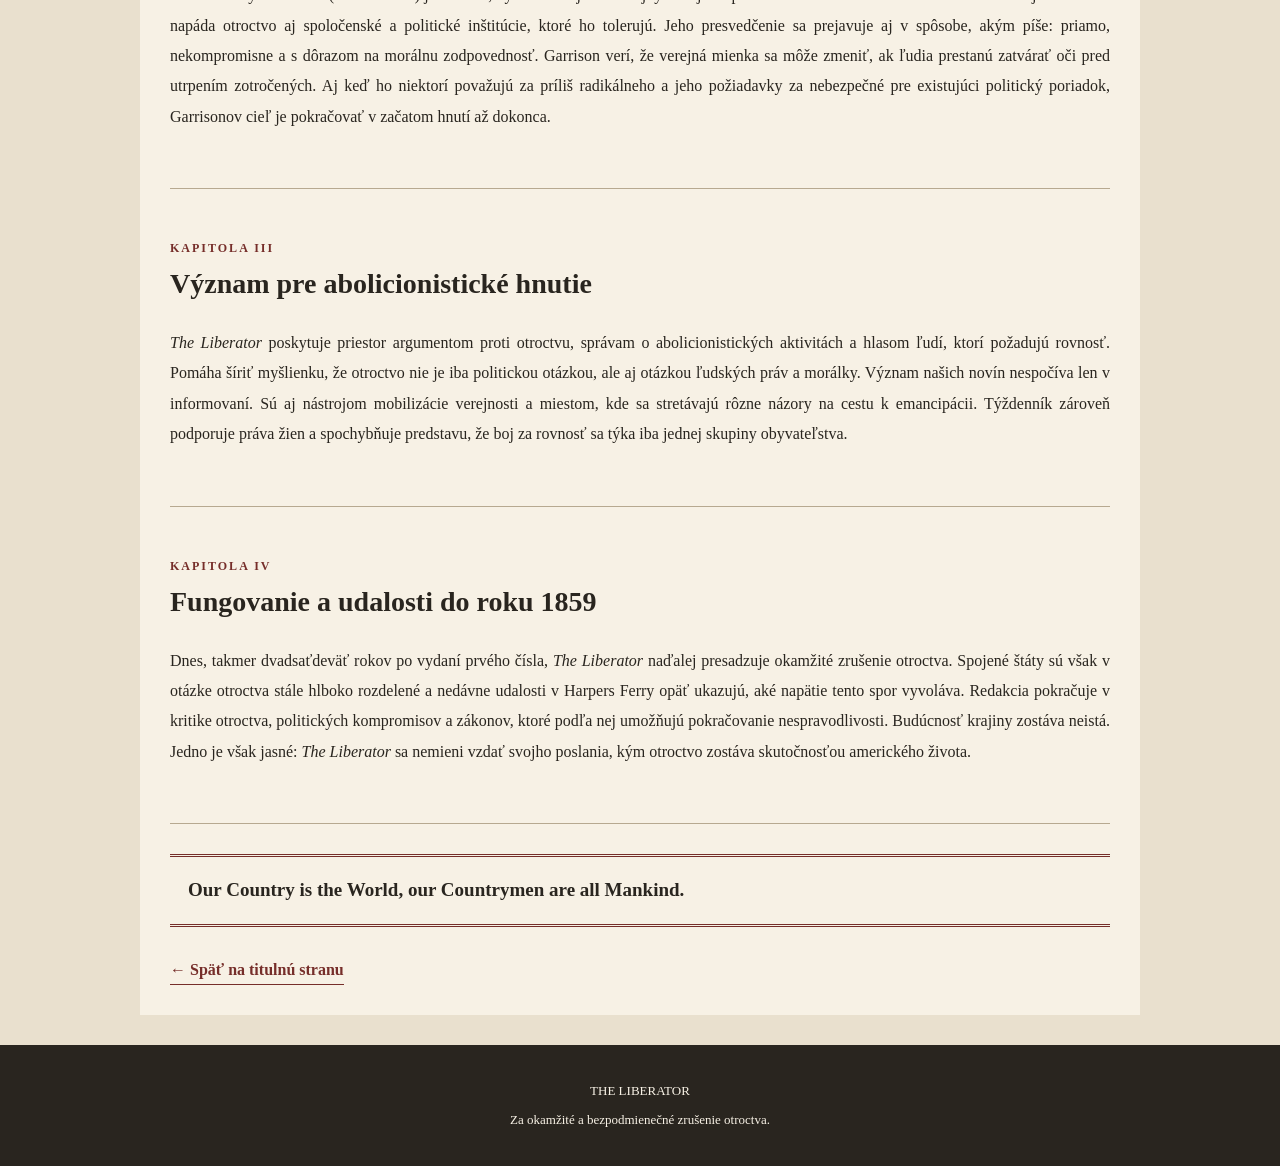
<file: historia.html>
<!DOCTYPE html>
<html lang="sk">
<head>
    <meta charset="UTF-8">
    <meta name="viewport" content="width=device-width, initial-scale=1.0">
    <title>História novín | The Liberator</title>
    <link rel="stylesheet" href="style.css">
</head>
<body>
    <!-- Reklamné okienko The Liberator Premium -->
    <div id="premium-ad" class="ad-overlay" hidden>
        <section class="ad-window" role="dialog" aria-modal="true"
            aria-labelledby="ad-title">

            <button id="close-ad" class="ad-close"
                type="button" aria-label="Zavrieť reklamu">×</button>

            <p class="section-label">OZNAM REDAKCIE</p>

            <img
                class="ad-image"
                src="images/liberator.jpg"
                alt="The Liberator — historické noviny"
            >

            <h2 id="ad-title">THE LIBERATOR PREMIUM</h2>

            <p>
                Chcete sa dozvedieť viac o našom hnutí a mať prístup
                k exkluzívnym rozhovorom a článkom? Začnite odoberať
                The Liberator Premium, čím zároveň podporíte jeho
                redakciu a distribúciu!
            </p>

            <a class="ad-subscribe" href="predplatne.html">
                Získať predplatné →
            </a>

            <button id="dismiss-ad" class="ad-dismiss" type="button">
                Teraz nie, ďakujem
            </button>
        </section>
    </div>

    <script src="script.js"></script>

    <header class="masthead">
        <p class="founded">FOUNDED BY WILLIAM LLOYD GARRISON · 1831</p>
        <h1>THE LIBERATOR</h1>
        <p class="motto">OUR COUNTRY IS THE WORLD, OUR COUNTRYMEN ARE ALL MANKIND</p>
        <div class="edition">
            BOSTON · OCTOBER 28, 1859 · ABOLITIONIST NEWSPAPER
        </div>
        <nav class="navigation">
            <a href="index.html">Úvod</a>
            <a href="historia.html">História novín</a>
            <a href="chronologia.html">Časová os</a>
            <a href="dokumenty.html">Historické dokumenty</a>
            <a href="rozhovor.html">Rozhovor</a>
        </nav>
    </header>

    <main>
        
        <article class="full-article">

            <p class="section-label">NAŠA MINULOSŤ</p>

            <h2>Príbeh novín The Liberator</h2>

            <p class="article-intro">
                Noviny založil William Lloyd Garrison v Bostone a začali
                vychádzať 1. januára 1831.
            </p>

            <blockquote class="garrison-quote">
                „Myslím to vážne – nebudem hovoriť neurčito – nebudem sa
                ospravedlňovať – neustúpim ani o piaď – a BUDEM VYPOČUTÝ!“
                <span>— Garrison, prvé vydanie</span>
            </blockquote>

            <hr>

            <figure class="history-figure">
                <img
                    class="document-image"
                    src="images/LiberatorMasthead.jpg"
                    alt="Hlavička historických novín The Liberator"
                >
                <figcaption>
                    Hlavička novín The Liberator, abolicionistického týždenníka
                    založeného Williamom Lloydom Garrisonom v roku 1831.
                </figcaption>
            </figure>

            <section class="history-chapter">
                <p class="section-label">KAPITOLA I</p>
                <h3>Vznik a poslanie</h3>

                <p>
                    Prvé číslo <em>The Liberator</em> vyšlo v Bostone
                    1. januára 1831. Jeho zakladateľ William Lloyd Garrison
                    si kladie za cieľ bojovať proti otroctvu bez kompromisov
                    a požaduje jeho okamžité zrušenie. V čase, keď mnohí
                    politici uprednostňujú postupné riešenia, Garrison odmieta
                    čakať na vhodnejšie okolnosti. Verí, že sloboda je prirodzeným
                    právom každého človeka a že žiadne ekonomické ani politické
                    záujmy nemôžu ospravedlniť zotročovanie ľudí. Motto novín znie:
                    <em>„Our Country is the World, our Countrymen are all Mankind.“</em>
                    Naša vlasť je svet a našimi krajanmi sú všetci ľudia.
                </p>
            </section>

            <hr>

            <section class="history-chapter">
                <p class="section-label">KAPITOLA II</p>
                <h3>William Lloyd Garrison</h3>

                <p>
                    William Lloyd Garrison (1805 – 1879) je novinár,
                    vydavateľ a jeden z najvýraznejších predstaviteľov
                    amerického abolicionizmu. Svojimi textami napáda otroctvo
                    aj spoločenské a politické inštitúcie, ktoré ho tolerujú.
                    Jeho presvedčenie sa prejavuje aj v spôsobe, akým píše:
                    priamo, nekompromisne a s dôrazom na morálnu zodpovednosť.
                    Garrison verí, že verejná mienka sa môže zmeniť, ak ľudia
                    prestanú zatvárať oči pred utrpením zotročených. Aj keď ho
                    niektorí považujú za príliš radikálneho a jeho požiadavky
                    za nebezpečné pre existujúci politický poriadok, Garrisonov
                    cieľ je pokračovať v začatom hnutí až dokonca.
                </p>
            </section>

            <hr>

            <section class="history-chapter">
                <p class="section-label">KAPITOLA III</p>
                <h3>Význam pre abolicionistické hnutie</h3>

                <p>
                    <em>The Liberator</em> poskytuje priestor argumentom proti
                    otroctvu, správam o abolicionistických aktivitách a hlasom
                    ľudí, ktorí požadujú rovnosť. Pomáha šíriť myšlienku, že
                    otroctvo nie je iba politickou otázkou, ale aj otázkou
                    ľudských práv a morálky. Význam našich novín nespočíva
                    len v informovaní. Sú aj nástrojom mobilizácie verejnosti
                    a miestom, kde sa stretávajú rôzne názory na cestu
                    k emancipácii. Týždenník zároveň podporuje práva žien
                    a spochybňuje predstavu, že boj za rovnosť sa týka iba
                    jednej skupiny obyvateľstva.
                </p>
            </section>

            <hr>

            <section class="history-chapter">
                <p class="section-label">KAPITOLA IV</p>
                <h3>Fungovanie a udalosti do roku 1859</h3>

                <p>
                    Dnes, takmer dvadsaťdeväť rokov po vydaní prvého čísla,
                    <em>The Liberator</em> naďalej presadzuje okamžité zrušenie
                    otroctva. Spojené štáty sú však v otázke otroctva stále
                    hlboko rozdelené a nedávne udalosti v Harpers Ferry opäť
                    ukazujú, aké napätie tento spor vyvoláva. Redakcia pokračuje
                    v kritike otroctva, politických kompromisov a zákonov, ktoré
                    podľa nej umožňujú pokračovanie nespravodlivosti. Budúcnosť
                    krajiny zostáva neistá. Jedno je však jasné:
                    <em>The Liberator</em> sa nemieni vzdať svojho poslania,
                    kým otroctvo zostáva skutočnosťou amerického života.
                </p>
            </section>

            <hr>

            <p class="article-conclusion">
                Our Country is the World, our Countrymen are all Mankind.
            </p>

            <a class="read-more" href="index.html">
                ← Späť na titulnú stranu
            </a>

        </article>

    </main>

    <footer class="footer">
        <p>THE LIBERATOR</p>
        <p>Za okamžité a bezpodmienečné zrušenie otroctva.</p>
    </footer>

</body>
</html>
</file>
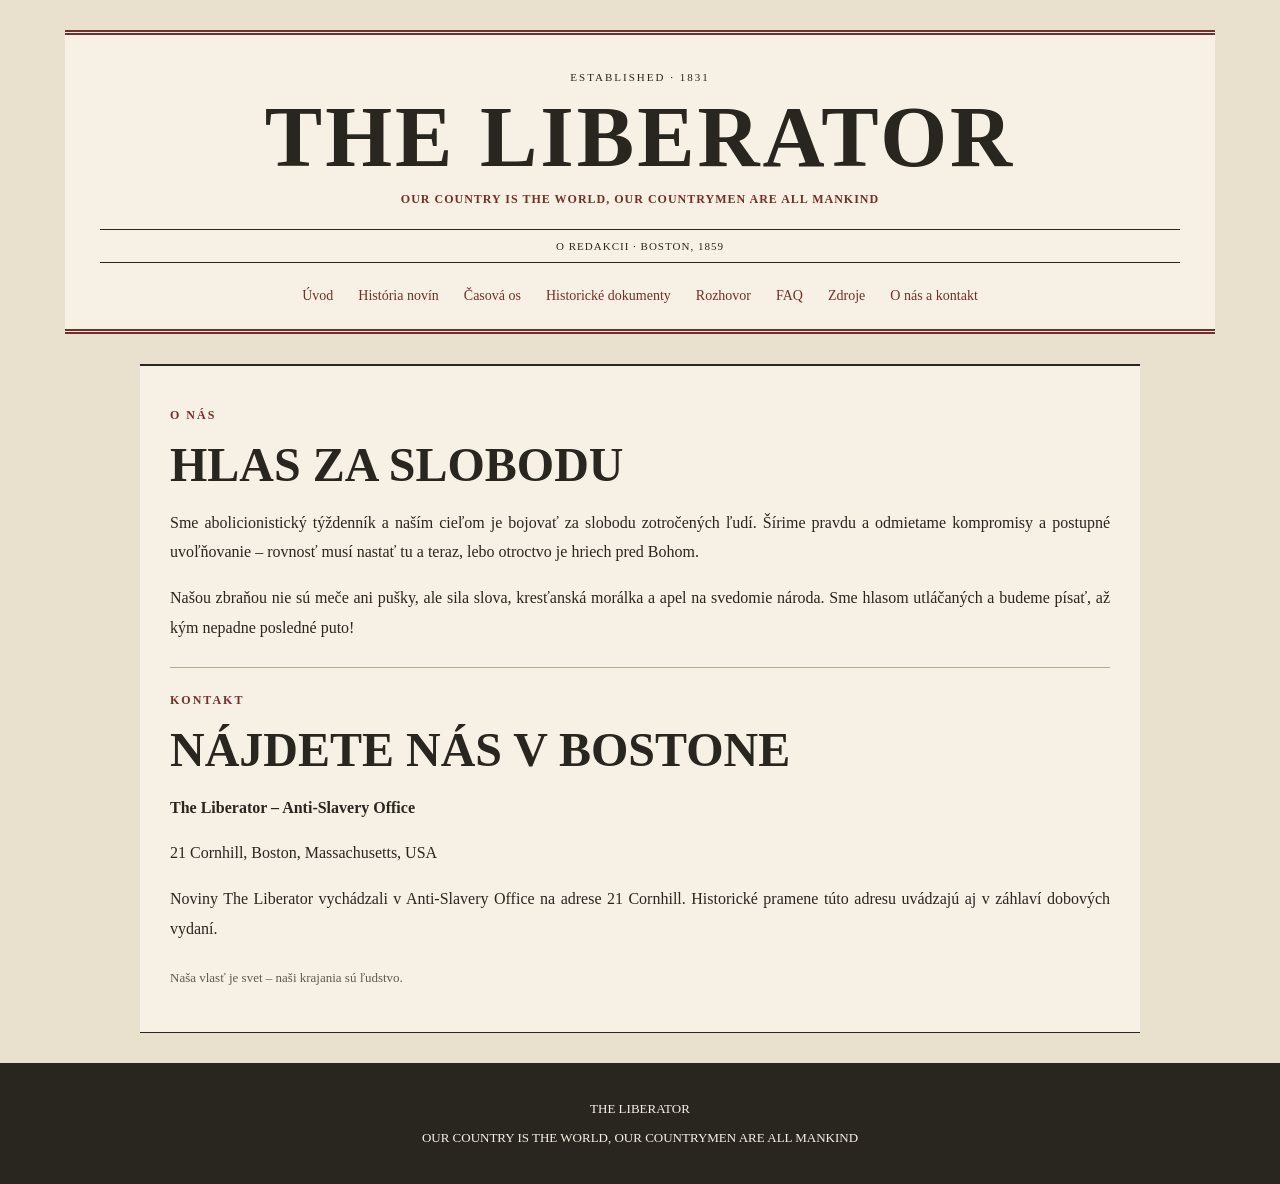
<file: kontakt.html>
<!DOCTYPE html>
<html lang="sk">
<head>
    <meta charset="UTF-8">
    <meta name="viewport" content="width=device-width, initial-scale=1.0">
    <title>O nás a kontakt | The Liberator</title>
    <link rel="stylesheet" href="style.css">
</head>

<body>

    <div id="premium-ad" class="ad-overlay" hidden>
        <section class="ad-window" role="dialog" aria-modal="true"
            aria-labelledby="ad-title">

            <button id="close-ad" class="ad-close"
                type="button" aria-label="Zavrieť reklamu">×</button>

            <p class="section-label">REKLAMA</p>

            <img class="ad-image"
                src="images/liberator.jpg"
                alt="The Liberator — historické noviny">

            <h2 id="ad-title">THE LIBERATOR PREMIUM</h2>

            <p>
                Chcete sa dozvedieť viac o našom hnutí a mať prístup
                k exkluzívnym rozhovorom a článkom? Začnite odoberať
                The Liberator Premium, čím zároveň podporíte jeho
                redakciu a distribúciu!
            </p>

            <a class="ad-subscribe" href="predplatne.html">
                Získať predplatné →
            </a>

            <button id="dismiss-ad" class="ad-dismiss" type="button">
                Teraz nie, nepodporujem ľudské práva
            </button>
        </section>
    </div>

    <header class="masthead">
        <p class="founded">ESTABLISHED · 1831</p>
        <h1>THE LIBERATOR</h1>
        <p class="motto">OUR COUNTRY IS THE WORLD, OUR COUNTRYMEN ARE ALL MANKIND</p>
        <div class="edition">O REDAKCII · BOSTON, 1859</div>

        <nav class="navigation">
            <a href="index.html">Úvod</a>
            <a href="historia.html">História novín</a>
            <a href="chronologia.html">Časová os</a>
            <a href="dokumenty.html">Historické dokumenty</a>
            <a href="rozhovor.html">Rozhovor</a>
            <a href="faq.html">FAQ</a>
            <a href="zdroje.html">Zdroje</a>
            <a href="kontakt.html">O nás a kontakt</a>
        </nav>
    </header>

    <main>

        <section class="lead-story">
            <p class="section-label">O NÁS</p>
            <h2>HLAS ZA SLOBODU</h2>

            <p>
                Sme abolicionistický týždenník a naším cieľom je bojovať
                za slobodu zotročených ľudí. Šírime pravdu a odmietame
                kompromisy a postupné uvoľňovanie – rovnosť musí nastať
                tu a teraz, lebo otroctvo je hriech pred Bohom.
            </p>

            <p>
                Našou zbraňou nie sú meče ani pušky, ale sila slova,
                kresťanská morálka a apel na svedomie národa. Sme hlasom
                utláčaných a budeme písať, až kým nepadne posledné puto!
            </p>

            <hr>

            <p class="section-label">KONTAKT</p>
            <h2>NÁJDETE NÁS V BOSTONE</h2>

            <p><strong>The Liberator – Anti-Slavery Office</strong></p>
            <p>21 Cornhill, Boston, Massachusetts, USA</p>

            <p>
                Noviny The Liberator vychádzali v Anti-Slavery Office
                na adrese 21 Cornhill. Historické pramene túto adresu
                uvádzajú aj v záhlaví dobových vydaní.
            </p>

            <p class="source-note">
                Naša vlasť je svet – naši krajania sú ľudstvo.
            </p>
        </section>

    </main>

    <footer class="footer">
        <p>THE LIBERATOR</p>
        <p>OUR COUNTRY IS THE WORLD, OUR COUNTRYMEN ARE ALL MANKIND</p>
    </footer>

    <script src="script.js"></script>
</body>
</html>
</file>
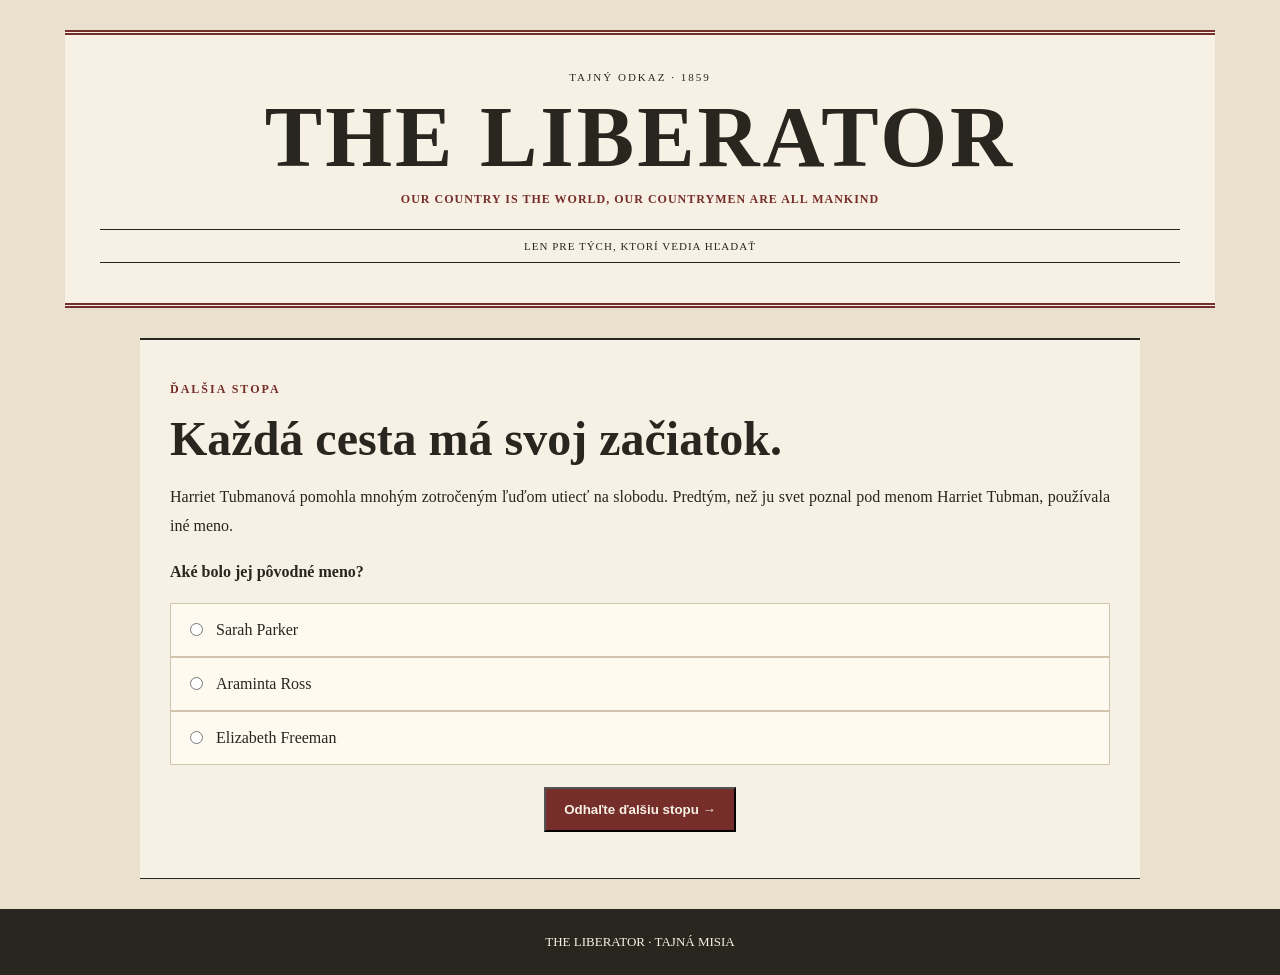
<file: otazka.html>
<!DOCTYPE html>
<html lang="sk">
<head>
    <meta charset="UTF-8">
    <meta name="viewport" content="width=device-width, initial-scale=1.0">
    <title>Tajná otázka | The Liberator</title>
    <link rel="stylesheet" href="style.css">
</head>
<body>

    <header class="masthead">
        <p class="founded">TAJNÝ ODKAZ · 1859</p>
        <h1>THE LIBERATOR</h1>
        <p class="motto">
            OUR COUNTRY IS THE WORLD, OUR COUNTRYMEN ARE ALL MANKIND
        </p>
        <div class="edition">LEN PRE TÝCH, KTORÍ VEDIA HĽADAŤ</div>
    </header>

    <main>
        <section class="lead-story">
            <p class="section-label">ĎALŠIA STOPA</p>

            <h2>Každá cesta má svoj začiatok.</h2>

            <p>
                Harriet Tubmanová pomohla mnohým zotročeným ľuďom
                utiecť na slobodu. Predtým, než ju svet poznal pod
                menom Harriet Tubman, používala iné meno.
            </p>

            <p><strong>Aké bolo jej pôvodné meno?</strong></p>

            <form id="harriet-form">
                <label class="quiz-option">
                    <input type="radio" name="harriet-answer" value="wrong" required>
                    Sarah Parker
                </label>

                <label class="quiz-option">
                    <input type="radio" name="harriet-answer" value="correct">
                    Araminta Ross
                </label>

                <label class="quiz-option">
                    <input type="radio" name="harriet-answer" value="wrong">
                    Elizabeth Freeman
                </label>

                <button type="submit" class="ad-subscribe">
                    Odhaľte ďalšiu stopu →
                </button>

                <p id="harriet-feedback" aria-live="polite"></p>
            </form>
        </section>
    </main>

    <footer class="footer">
        THE LIBERATOR · TAJNÁ MISIA
    </footer>

    <script src="script.js"></script>
</body>
</html>
</file>
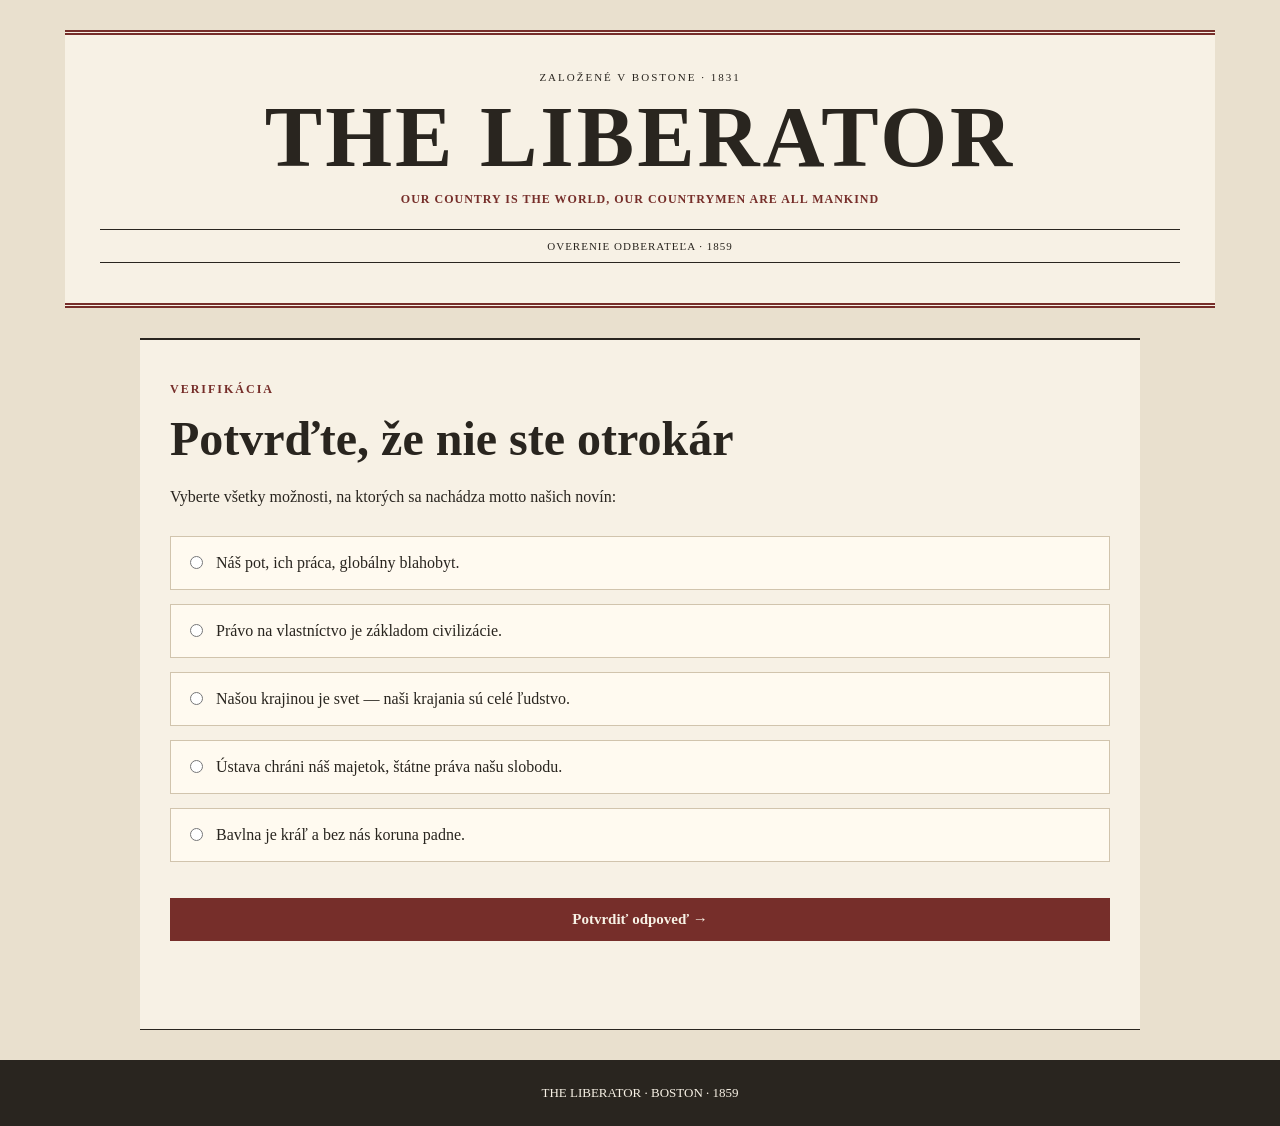
<file: overenie.html>
<!DOCTYPE html>
<html lang="sk">
<head>
    <meta charset="UTF-8">
    <meta name="viewport" content="width=device-width, initial-scale=1.0">
    <title>Overenie odberateľa | The Liberator</title>
    <link rel="stylesheet" href="style.css">
</head>
<body>

    <header class="masthead">
        <p class="founded">ZALOŽENÉ V BOSTONE · 1831</p>
        <h1>THE LIBERATOR</h1>
        <p class="motto">OUR COUNTRY IS THE WORLD, OUR COUNTRYMEN ARE ALL MANKIND</p>
        <div class="edition">OVERENIE ODBERATEĽA · 1859</div>
    </header>

    <main>
        <section class="lead-story">
            <p class="section-label">VERIFIKÁCIA</p>
            <h2>Potvrďte, že nie ste otrokár</h2>

            <p>
                Vyberte všetky možnosti, na ktorých sa nachádza motto našich novín:
            </p>

            <form id="verification-form">
                <label class="quiz-option">
                    <input type="radio" name="motto-answer"
                        value="wrong" required>
                    Náš pot, ich práca, globálny blahobyt.
                </label>

                <label class="quiz-option">
                    <input type="radio" name="motto-answer"
                        value="wrong">
                    Právo na vlastníctvo je základom civilizácie.
                </label>

                <label class="quiz-option">
                    <input type="radio" name="motto-answer"
                        value="correct">
                    Našou krajinou je svet — naši krajania sú celé ľudstvo.
                </label>

                <label class="quiz-option">
                    <input type="radio" name="motto-answer"
                        value="wrong">
                    Ústava chráni náš majetok, štátne práva našu slobodu.
                </label>

                <label class="quiz-option">
                    <input type="radio" name="motto-answer"
                        value="wrong">
                    Bavlna je kráľ a bez nás koruna padne.
                </label>

                <button type="submit" class="ad-subscribe">
                    Potvrdiť odpoveď →
                </button>

                <p id="quiz-feedback" aria-live="polite"></p>
            </form>
        </section>
    </main>

    <footer class="footer">
        THE LIBERATOR · BOSTON · 1859
    </footer>

    <script src="script.js"></script>
</body>
</html>
</file>
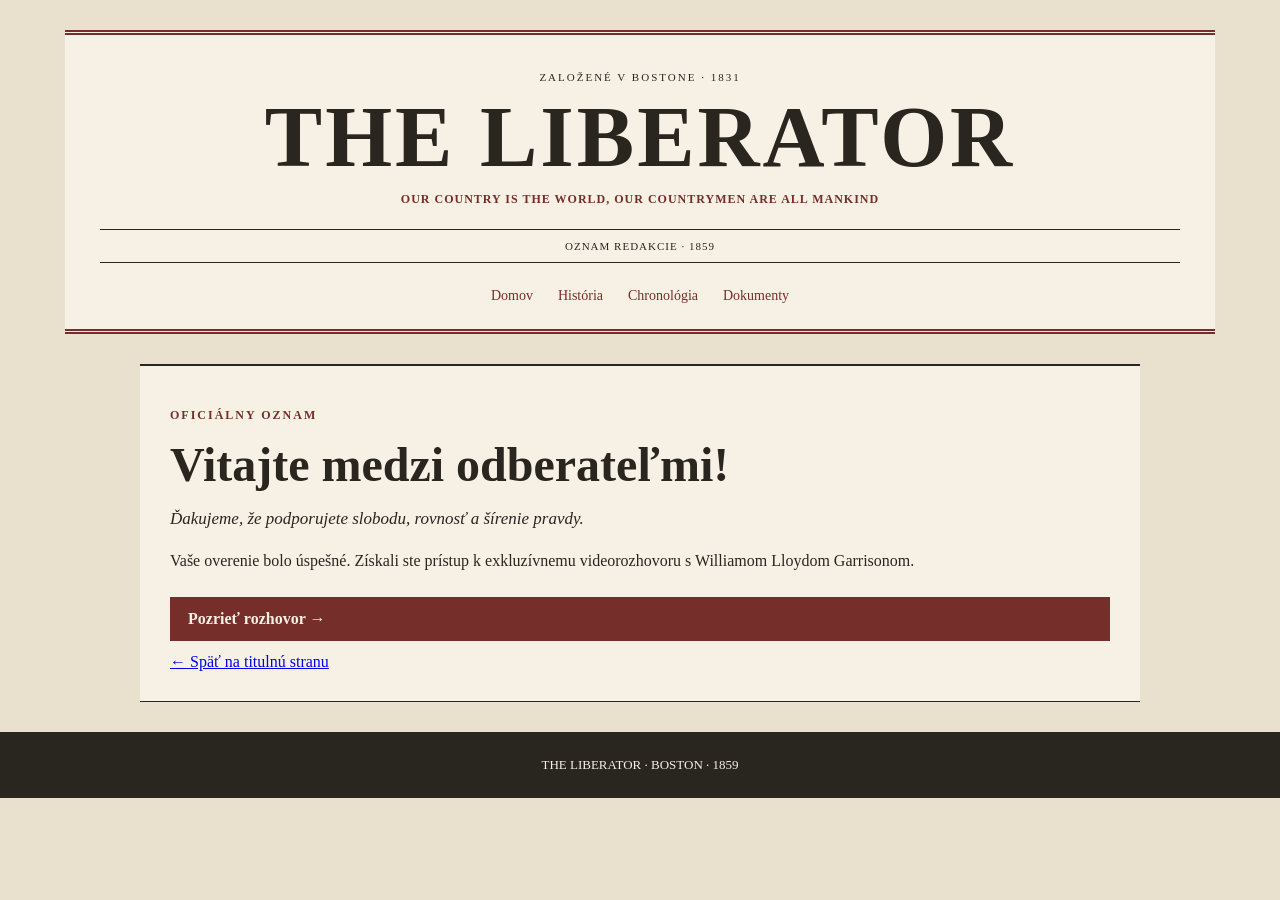
<file: potvrdenie.html>
<!DOCTYPE html>
<html lang="sk">
<head>
    <meta charset="UTF-8">
    <meta name="viewport" content="width=device-width, initial-scale=1.0">
    <title>Potvrdenie predplatného | The Liberator</title>
    <link rel="stylesheet" href="style.css">
</head>
<body>

    <header class="masthead">
        <p class="founded">ZALOŽENÉ V BOSTONE · 1831</p>
        <h1>THE LIBERATOR</h1>
        <p class="motto">
            OUR COUNTRY IS THE WORLD, OUR COUNTRYMEN ARE ALL MANKIND
        </p>
        <div class="edition">OZNAM REDAKCIE · 1859</div>

        <nav class="navigation">
            <a href="index.html">Domov</a>
            <a href="historia.html">História</a>
            <a href="chronologia.html">Chronológia</a>
            <a href="dokumenty.html">Dokumenty</a>
        </nav>
    </header>

    <main>
        <section class="lead-story subscription-success">
            <p class="section-label">OFICIÁLNY OZNAM</p>

            <h2>Vitajte medzi odberateľmi!</h2>

            <p class="article-intro">
                Ďakujeme, že podporujete slobodu, rovnosť
                a šírenie pravdy.
            </p>

            <div class="success-divider"></div>

            <p>
                Vaše overenie bolo úspešné. Získali ste prístup
                k exkluzívnemu videorozhovoru s Williamom
                Lloydom Garrisonom.
            </p>

            <a class="ad-subscribe" href="rozhovor.html">
                Pozrieť rozhovor →
            </a>

            <a href="index.html">← Späť na titulnú stranu</a>
        </section>
    </main>

    <footer class="footer">
        THE LIBERATOR · BOSTON · 1859
    </footer>

    <script src="script.js"></script>
</body>
</html>
</file>
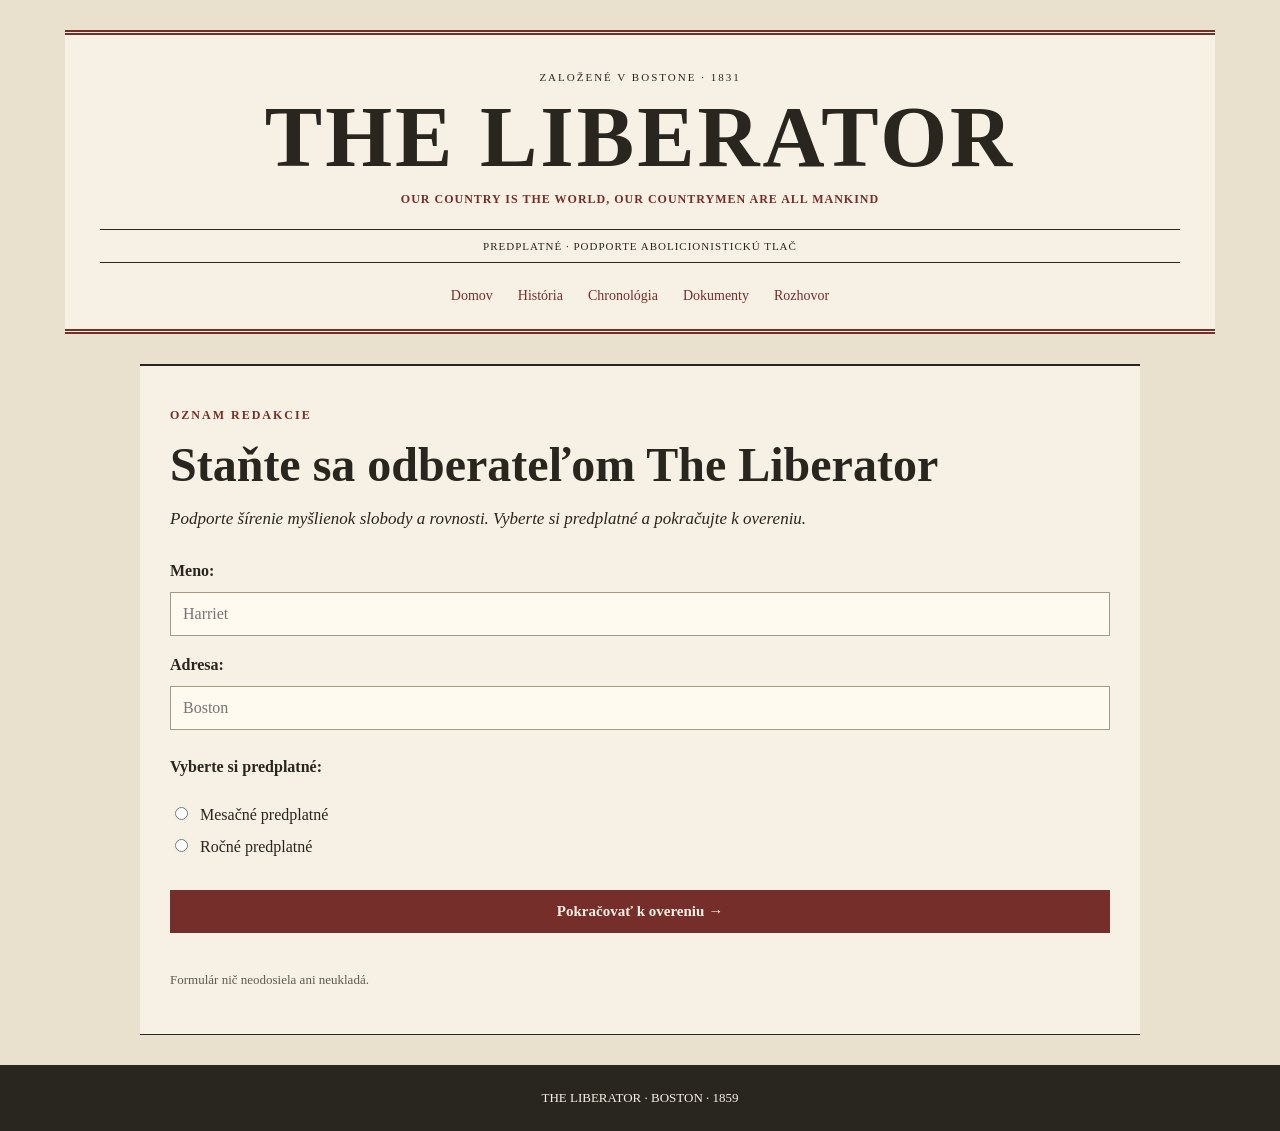
<file: predplatne.html>
<!DOCTYPE html>
<html lang="sk">
<head>
    <meta charset="UTF-8">
    <meta name="viewport" content="width=device-width, initial-scale=1.0">
    <title>Predplatné | The Liberator</title>
    <link rel="stylesheet" href="style.css">
</head>
<body>

    <header class="masthead">
        <p class="founded">ZALOŽENÉ V BOSTONE · 1831</p>
        <h1>THE LIBERATOR</h1>
        <p class="motto">OUR COUNTRY IS THE WORLD, OUR COUNTRYMEN ARE ALL MANKIND</p>

        <div class="edition">
            PREDPLATNÉ · PODPORTE ABOLICIONISTICKÚ TLAČ
        </div>

        <nav class="navigation">
            <a href="index.html">Domov</a>
            <a href="historia.html">História</a>
            <a href="chronologia.html">Chronológia</a>
            <a href="dokumenty.html">Dokumenty</a>
            <a href="rozhovor.html">Rozhovor</a>
        </nav>
    </header>

    <main>
        <section class="lead-story">
            <p class="section-label">OZNAM REDAKCIE</p>
            <h2>Staňte sa odberateľom The Liberator</h2>

            <p class="article-intro">
                Podporte šírenie myšlienok slobody a rovnosti.
                Vyberte si predplatné a pokračujte k overeniu.
            </p>

            <form id="subscription-form">
                <label for="subscriber-name">Meno:</label>
                <input
                    type="text"
                    id="subscriber-name"
                    placeholder="Harriet"
                    required
                >

                <label for="subscriber-address">Adresa:</label>
                <input
                    type="text"
                    id="subscriber-address"
                    placeholder="Boston"
                    required
                >

                <p><strong>Vyberte si predplatné:</strong></p>

                <label>
                    <input type="radio" name="plan" value="mesačné" required>
                    Mesačné predplatné
                </label>

                <label>
                    <input type="radio" name="plan" value="ročné">
                    Ročné predplatné
                </label>

                <button type="submit" class="ad-subscribe">
                    Pokračovať k overeniu →
                </button>
            </form>

            <p class="source-note">
                Formulár nič neodosiela ani neukladá.
            </p>
        </section>
    </main>

    <footer class="footer">
        THE LIBERATOR · BOSTON · 1859
    </footer>

    <script src="script.js"></script>
</body>
</html>
</file>
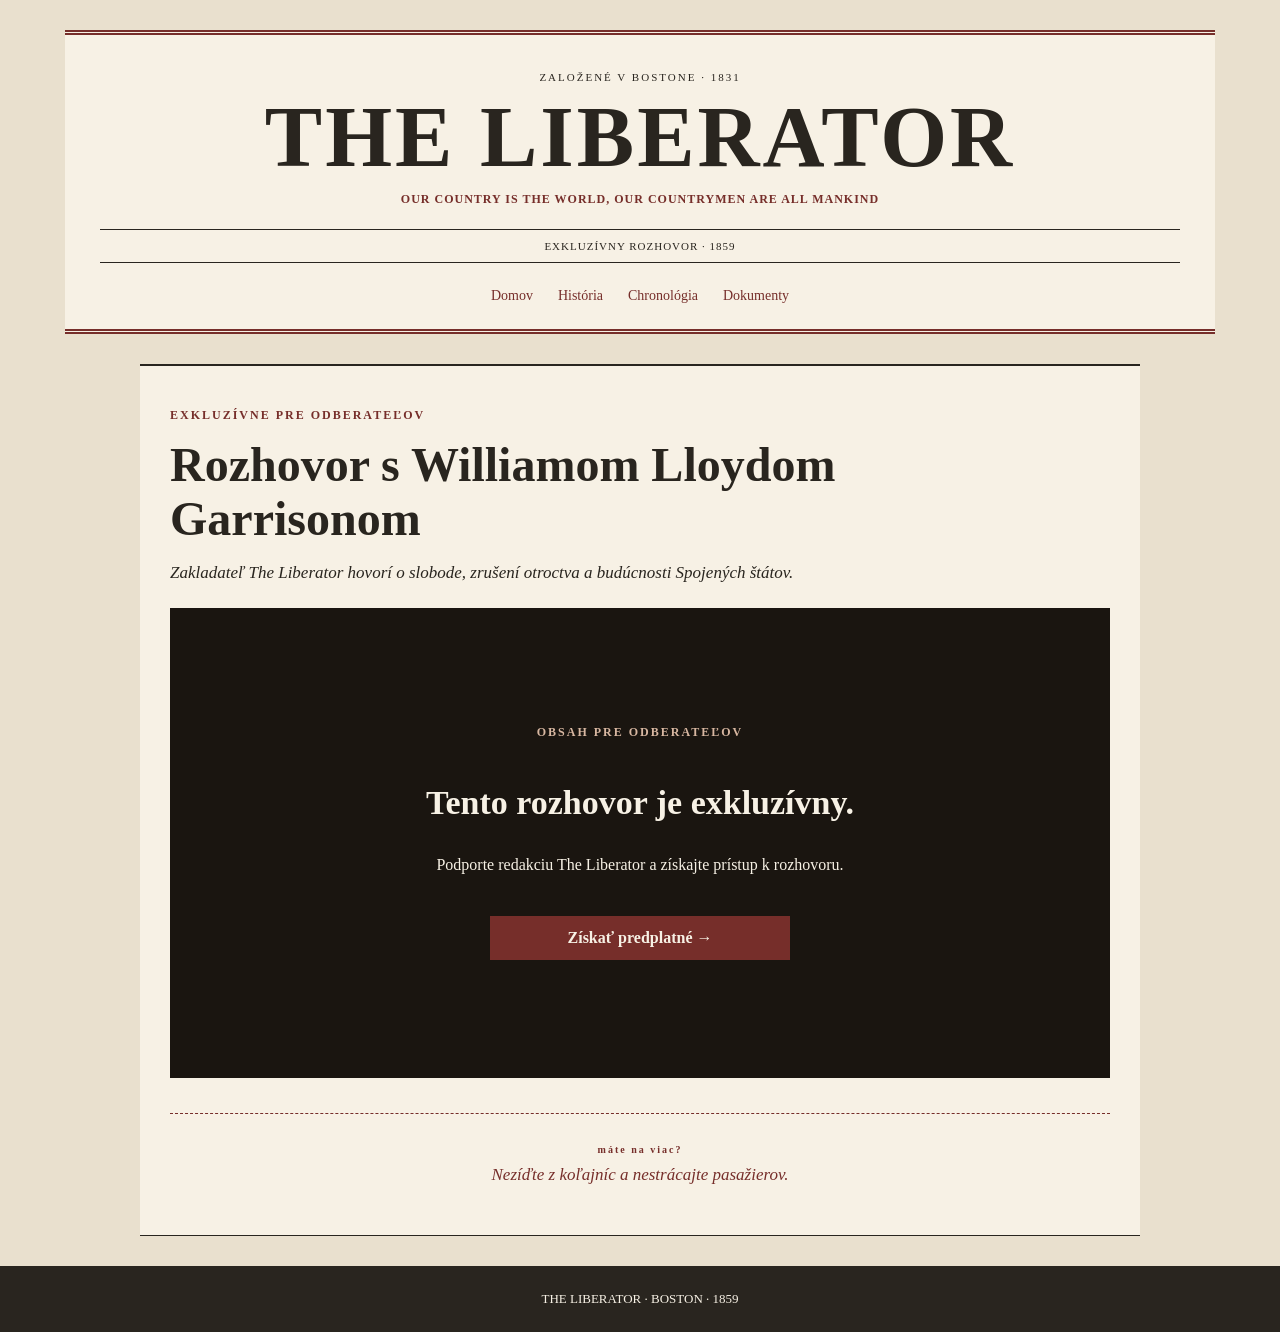
<file: rozhovor.html>
<!DOCTYPE html>
<html lang="sk">
<head>
    <meta charset="UTF-8">
    <meta name="viewport" content="width=device-width, initial-scale=1.0">
    <title>Rozhovor s Williamom Lloydom Garrisonom | The Liberator</title>
    <link rel="stylesheet" href="style.css">
</head>
<body>

    <header class="masthead">
        <p class="founded">ZALOŽENÉ V BOSTONE · 1831</p>
        <h1>THE LIBERATOR</h1>
        <p class="motto">OUR COUNTRY IS THE WORLD, OUR COUNTRYMEN ARE ALL MANKIND</p>
        <div class="edition">EXKLUZÍVNY ROZHOVOR · 1859</div>

        <nav class="navigation">
            <a href="index.html">Domov</a>
            <a href="historia.html">História</a>
            <a href="chronologia.html">Chronológia</a>
            <a href="dokumenty.html">Dokumenty</a>
        </nav>
    </header>

    <main>
        <section class="lead-story">
            <p class="section-label">EXKLUZÍVNE PRE ODBERATEĽOV</p>

            <h2>Rozhovor s Williamom Lloydom Garrisonom</h2>

            <p class="article-intro">
                Zakladateľ The Liberator hovorí o slobode,
                zrušení otroctva a budúcnosti Spojených štátov.
            </p>

            <div class="interview-video">
                <video id="garrison-video" controls preload="metadata">
                    <source src="videos/garrison-interview.mp4" type="video/mp4">
                    Váš prehliadač nepodporuje prehrávanie videa.
                </video>

                <div id="video-lock" class="video-lock">
                    <p class="section-label">OBSAH PRE ODBERATEĽOV</p>

                    <h3>Tento rozhovor je exkluzívny.</h3>

                    <p>
                        Podporte redakciu The Liberator a získajte
                        prístup k rozhovoru.
                    </p>

                    <a class="ad-subscribe" href="predplatne.html">
                        Získať predplatné →
                    </a>
                </div>
            </div>
            
            <div class="secret-clue">
                <p class="section-label">máte na viac?</p>
                <a href="otazka.html">
                    Nezíďte z koľajníc a nestrácajte pasažierov.
                </a>
            </div>
        </section>
    </main>

    <footer class="footer">
        THE LIBERATOR · BOSTON · 1859
    </footer>

    <script src="script.js"></script>
</body>
</html>
</file>
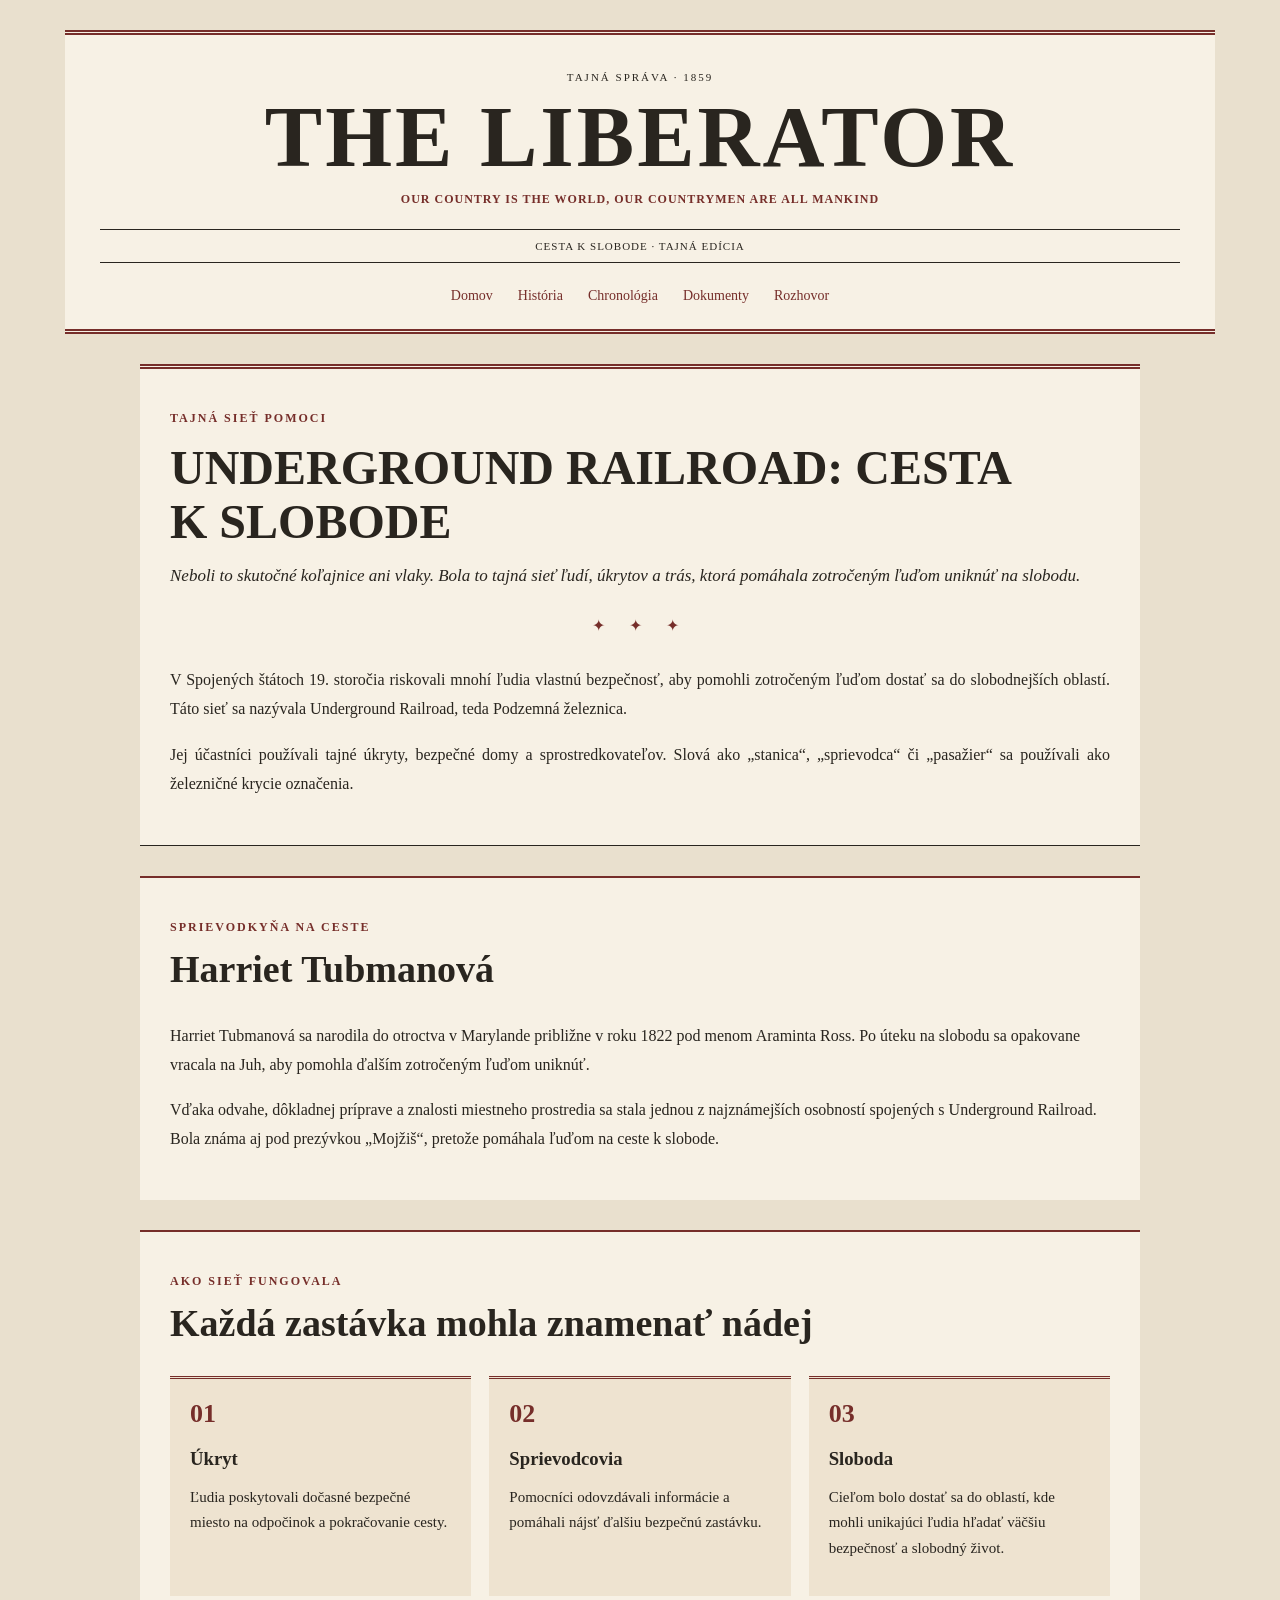
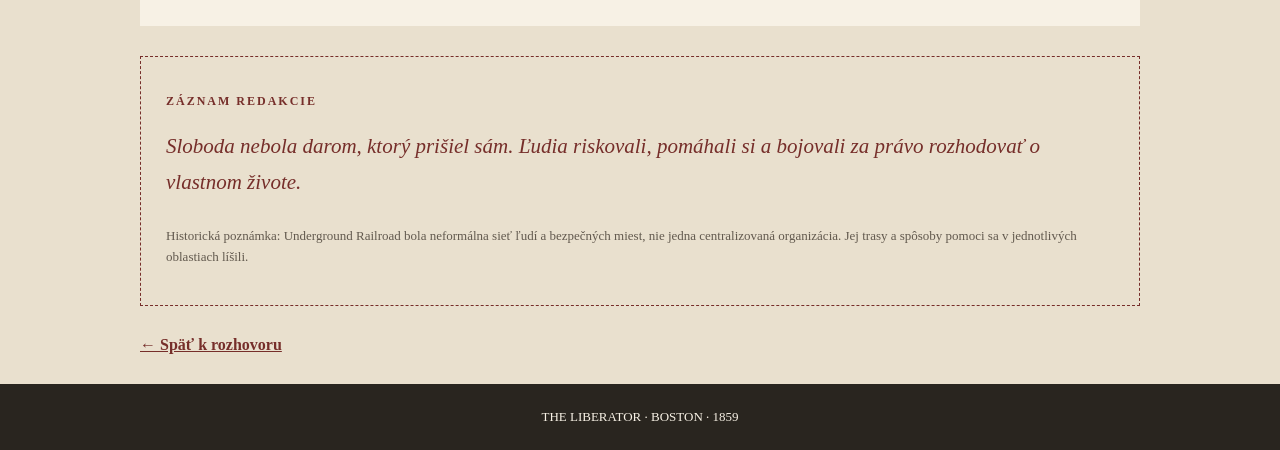
<file: underground-railroad.html>
<!DOCTYPE html>
<html lang="sk">
<head>
    <meta charset="UTF-8">
    <meta name="viewport" content="width=device-width, initial-scale=1.0">
    <title>Podzemná železnica | The Liberator</title>
    <link rel="stylesheet" href="style.css">
</head>
<body>

    <header class="masthead">
        <p class="founded">TAJNÁ SPRÁVA · 1859</p>
        <h1>THE LIBERATOR</h1>
        <p class="motto">
            OUR COUNTRY IS THE WORLD, OUR COUNTRYMEN ARE ALL MANKIND
        </p>
        <div class="edition">CESTA K SLOBODE · TAJNÁ EDÍCIA</div>

        <nav class="navigation">
            <a href="index.html">Domov</a>
            <a href="historia.html">História</a>
            <a href="chronologia.html">Chronológia</a>
            <a href="dokumenty.html">Dokumenty</a>
            <a href="rozhovor.html">Rozhovor</a>
        </nav>
    </header>

    <main>
        <section class="lead-story railroad-hero">
            <p class="section-label">TAJNÁ SIEŤ POMOCI</p>

            <h2>UNDERGROUND RAILROAD: CESTA K SLOBODE</h2>

            <p class="article-intro">
                Neboli to skutočné koľajnice ani vlaky.
                Bola to tajná sieť ľudí, úkrytov a trás, ktorá
                pomáhala zotročeným ľuďom uniknúť na slobodu.
            </p>

            <div class="railroad-divider">✦ ✦ ✦</div>

            <p>
                V Spojených štátoch 19. storočia riskovali mnohí
                ľudia vlastnú bezpečnosť, aby pomohli zotročeným
                ľuďom dostať sa do slobodnejších oblastí.
                Táto sieť sa nazývala Underground Railroad,
                teda Podzemná železnica.
            </p>

            <p>
                Jej účastníci používali tajné úkryty, bezpečné
                domy a sprostredkovateľov. Slová ako „stanica“,
                „sprievodca“ či „pasažier“ sa používali ako
                železničné krycie označenia.
            </p>
        </section>

        <section class="railroad-section">
            <p class="section-label">SPRIEVODKYŇA NA CESTE</p>

            <h2>Harriet Tubmanová</h2>

            <p>
                Harriet Tubmanová sa narodila do otroctva
                v Marylande približne v roku 1822 pod menom
                Araminta Ross. Po úteku na slobodu sa opakovane
                vracala na Juh, aby pomohla ďalším zotročeným
                ľuďom uniknúť.
            </p>

            <p>
                Vďaka odvahe, dôkladnej príprave a znalosti
                miestneho prostredia sa stala jednou z
                najznámejších osobností spojených s Underground
                Railroad. Bola známa aj pod prezývkou
                „Mojžiš“, pretože pomáhala ľuďom na ceste
                k slobode.
            </p>
        </section>

        <section class="railroad-section">
            <p class="section-label">AKO SIEŤ FUNGOVALA</p>

            <h2>Každá zastávka mohla znamenať nádej</h2>

            <div class="railroad-steps">
                <article>
                    <span class="railroad-number">01</span>
                    <h3>Úkryt</h3>
                    <p>
                        Ľudia poskytovali dočasné bezpečné
                        miesto na odpočinok a pokračovanie cesty.
                    </p>
                </article>

                <article>
                    <span class="railroad-number">02</span>
                    <h3>Sprievodcovia</h3>
                    <p>
                        Pomocníci odovzdávali informácie
                        a pomáhali nájsť ďalšiu bezpečnú zastávku.
                    </p>
                </article>

                <article>
                    <span class="railroad-number">03</span>
                    <h3>Sloboda</h3>
                    <p>
                        Cieľom bolo dostať sa do oblastí, kde
                        mohli unikajúci ľudia hľadať väčšiu
                        bezpečnosť a slobodný život.
                    </p>
                </article>
            </div>
        </section>

        <section class="railroad-note">
            <p class="section-label">ZÁZNAM REDAKCIE</p>

            <blockquote>
                Sloboda nebola darom, ktorý prišiel sám.
                Ľudia riskovali, pomáhali si a bojovali
                za právo rozhodovať o vlastnom živote.
            </blockquote>

            <p class="source-note">
                Historická poznámka: Underground Railroad bola
                neformálna sieť ľudí a bezpečných miest, nie
                jedna centralizovaná organizácia. Jej trasy
                a spôsoby pomoci sa v jednotlivých oblastiach líšili.
            </p>
        </section>

        <p class="railroad-back">
            <a href="rozhovor.html">← Späť k rozhovoru</a>
        </p>
    </main>

    <footer class="footer">
        THE LIBERATOR · BOSTON · 1859
    </footer>

    <script src="script.js"></script>
</body>
</html>
</file>
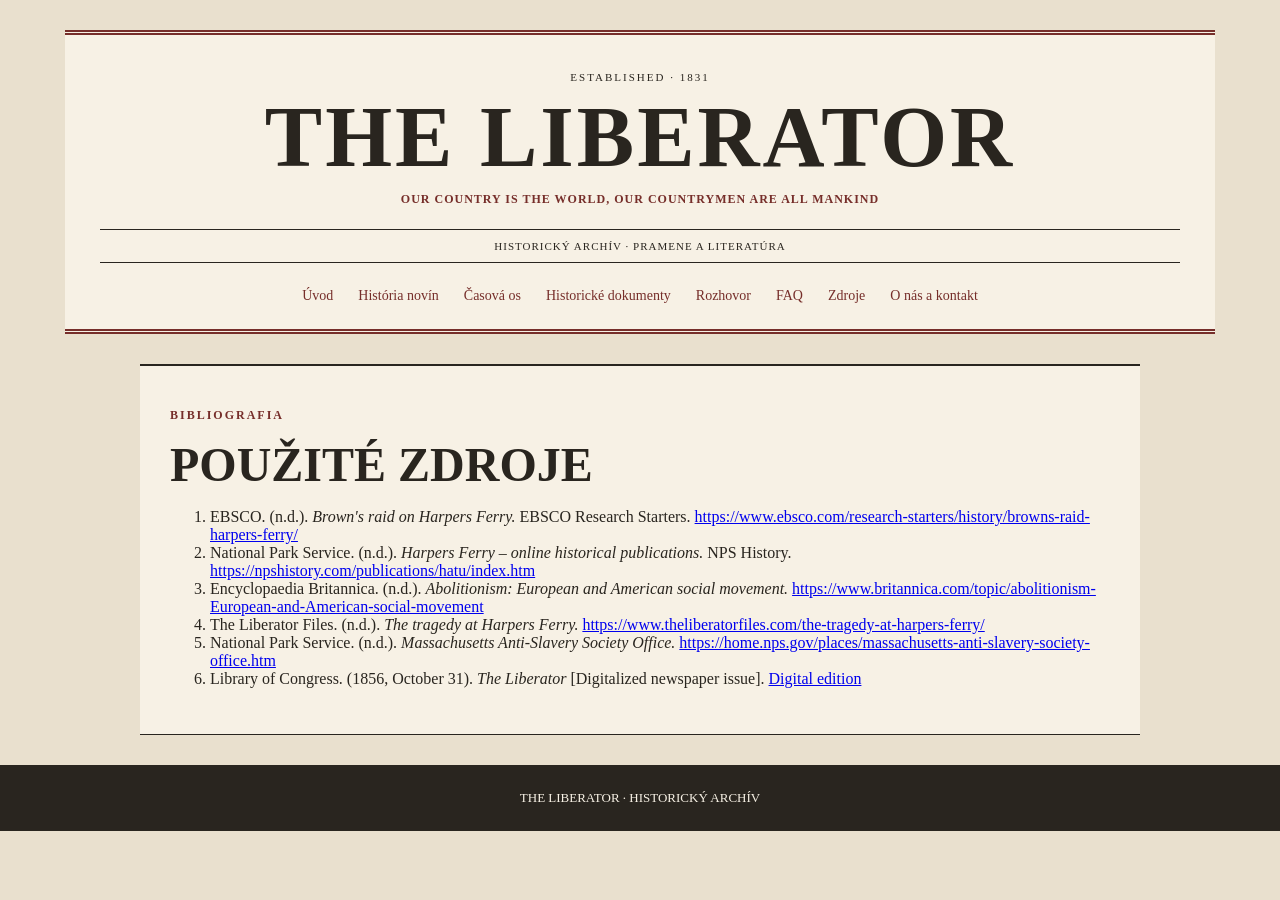
<file: zdroje.html>
<!DOCTYPE html>
<html lang="sk">
<head>
    <meta charset="UTF-8">
    <meta name="viewport" content="width=device-width, initial-scale=1.0">
    <title>Zdroje | The Liberator</title>
    <link rel="stylesheet" href="style.css">
</head>

<body>

    <div id="premium-ad" class="ad-overlay" hidden>
        <section class="ad-window" role="dialog" aria-modal="true"
            aria-labelledby="ad-title">

            <button id="close-ad" class="ad-close"
                type="button" aria-label="Zavrieť reklamu">×</button>

            <p class="section-label">REKLAMA</p>

            <img class="ad-image"
                src="images/liberator.jpg"
                alt="The Liberator — historické noviny">

            <h2 id="ad-title">THE LIBERATOR PREMIUM</h2>

            <p>
                Chcete sa dozvedieť viac o našom hnutí a mať prístup
                k exkluzívnym rozhovorom a článkom? Začnite odoberať
                The Liberator Premium, čím zároveň podporíte jeho
                redakciu a distribúciu!
            </p>

            <a class="ad-subscribe" href="predplatne.html">
                Získať predplatné →
            </a>

            <button id="dismiss-ad" class="ad-dismiss" type="button">
                Teraz nie, nepodporujem ľudské práva
            </button>
        </section>
    </div>

    <header class="masthead">
        <p class="founded">ESTABLISHED · 1831</p>
        <h1>THE LIBERATOR</h1>
        <p class="motto">OUR COUNTRY IS THE WORLD, OUR COUNTRYMEN ARE ALL MANKIND</p>
        <div class="edition">HISTORICKÝ ARCHÍV · PRAMENE A LITERATÚRA</div>

        <nav class="navigation">
            <a href="index.html">Úvod</a>
            <a href="historia.html">História novín</a>
            <a href="chronologia.html">Časová os</a>
            <a href="dokumenty.html">Historické dokumenty</a>
            <a href="rozhovor.html">Rozhovor</a>
            <a href="faq.html">FAQ</a>
            <a href="zdroje.html">Zdroje</a>
            <a href="kontakt.html">O nás a kontakt</a>
        </nav>
    </header>

    
<main>
    <section class="lead-story">
        <p class="section-label">BIBLIOGRAFIA</p>
        <h2>POUŽITÉ ZDROJE</h2>

        <ol>
            <li>
                EBSCO. (n.d.). <em>Brown's raid on Harpers Ferry.</em>
                EBSCO Research Starters.
                <a href="https://www.ebsco.com/research-starters/history/browns-raid-harpers-ferry/"
                   target="_blank" rel="noopener">
                    https://www.ebsco.com/research-starters/history/browns-raid-harpers-ferry/
                </a>
            </li>

            <li>
                National Park Service. (n.d.).
                <em>Harpers Ferry – online historical publications.</em>
                NPS History.
                <a href="https://npshistory.com/publications/hatu/index.htm"
                   target="_blank" rel="noopener">
                    https://npshistory.com/publications/hatu/index.htm
                </a>
            </li>

            <li>
                Encyclopaedia Britannica. (n.d.).
                <em>Abolitionism: European and American social movement.</em>
                <a href="https://www.britannica.com/topic/abolitionism-European-and-American-social-movement"
                   target="_blank" rel="noopener">
                    https://www.britannica.com/topic/abolitionism-European-and-American-social-movement
                </a>
            </li>

            <li>
                The Liberator Files. (n.d.).
                <em>The tragedy at Harpers Ferry.</em>
                <a href="https://www.theliberatorfiles.com/the-tragedy-at-harpers-ferry/"
                   target="_blank" rel="noopener">
                    https://www.theliberatorfiles.com/the-tragedy-at-harpers-ferry/
                </a>
            </li>

            <li>
                National Park Service. (n.d.).
                <em>Massachusetts Anti-Slavery Society Office.</em>
                <a href="https://home.nps.gov/places/massachusetts-anti-slavery-society-office.htm"
                   target="_blank" rel="noopener">
                    https://home.nps.gov/places/massachusetts-anti-slavery-society-office.htm
                </a>
            </li>

            <li>
                Library of Congress. (1856, October 31).
                <em>The Liberator</em> [Digitalized newspaper issue].
                <a href="https://tile.loc.gov/storage-services/service/ndnp/mb/batch_mb_selene_ver01/data/sn84031524/print/1856103101/5411.pdf"
                   target="_blank" rel="noopener">
                    Digital edition
                </a>
            </li>
        </ol>

    </section>
</main>


    <footer class="footer">
        THE LIBERATOR · HISTORICKÝ ARCHÍV
    </footer>

    <script src="script.js"></script>
</body>
</html>
</file>
<file: style.css>
/* Základ celej stránky */
* {
    box-sizing: border-box;
}

body {
    margin: 0;
    background-color: #e9e0ce;
    color: #29251f;
    font-family: Georgia, "Times New Roman", serif;
}

/* Hlavicka novin */
.masthead {
    max-width: 1150px;
    margin: 30px auto 0;
    padding: 25px 35px;
    background-color: #f7f1e5;
    text-align: center;
    border-top: 5px double #762e2a;
    border-bottom: 5px double #762e2a;
}

.founded {
    font-size: 11px;
    letter-spacing: 2px;
    text-transform: uppercase;
}

.masthead h1 {
    margin: 10px 0;
    font-size: clamp(42px, 8vw, 86px);
    letter-spacing: 3px;
    line-height: 1;
}

.motto {
    color: #762e2a;
    font-size: 12px;
    font-weight: bold;
    letter-spacing: 1px;
}

.edition {
    margin: 22px 0 15px;
    padding: 10px 0;
    border-top: 1px solid #29251f;
    border-bottom: 1px solid #29251f;
    font-size: 11px;
    letter-spacing: 1px;
}

/* Navigacia */
.navigation {
    display: flex;
    flex-wrap: wrap;
    justify-content: center;
    gap: 12px 25px;
    padding-top: 10px;
}

.navigation a {
    color: #762e2a;
    text-decoration: none;
    font-size: 14px;
}

.navigation a:hover {
    text-decoration: underline;
}

/* Hlavny obsah */
main {
    max-width: 1050px;
    margin: 30px auto;
    padding: 0 25px;
}

.lead-story {
    padding: 30px;
    background-color: #f7f1e5;
    border-top: 2px solid #29251f;
    border-bottom: 1px solid #29251f;
}

.section-label {
    color: #762e2a;
    font-size: 12px;
    font-weight: bold;
    letter-spacing: 2px;
}

.lead-story h2 {
    max-width: 850px;
    margin: 15px 0;
    font-size: clamp(28px, 5vw, 48px);
    line-height: 1.12;
}

.article-intro {
    font-size: 17px;
    font-style: italic;
}

/* Obsah vydania */
.inside {
    margin-top: 35px;
}

.inside > h2 {
    padding-bottom: 12px;
    border-bottom: 3px double #762e2a;
    font-size: 22px;
}

.inside-grid {
    display: grid;
    grid-template-columns: repeat(3, minmax(0, 1fr));
    gap: 20px;
}

.inside-grid article {
    padding: 20px;
    background-color: #f7f1e5;
    border-top: 2px solid #762e2a;
}

.inside-grid h3 {
    font-size: 21px;
}

.inside-grid a {
    color: #762e2a;
    font-weight: bold;
}

/* Spodok stranky */
.footer {
    padding: 25px;
    background-color: #29251f;
    color: #f7f1e5;
    text-align: center;
    font-size: 13px;
}

/* Zobrazenie na uzkych obrazovkach */
@media (max-width: 650px) {
    .masthead {
        margin: 10px;
        padding: 20px 15px;
    }

    .inside-grid {
        grid-template-columns: 1fr;
    }

    .lead-story {
        padding: 20px;
    }
}

/* Hlavny clanok — novinova typografia */

.article-meta {
    margin: 20px 0;
    font-size: 13px;
    color: #762e2a;
}

.lead-story h3 {
    margin-top: 30px;
    margin-bottom: 10px;
    font-size: 25px;
    line-height: 1.25;
}

.lead-story > p:not(.section-label):not(.article-meta):not(.article-intro):not(.article-conclusion):not(.source-note) {
    font-size: 16px;
    line-height: 1.85;
    text-align: justify;
}

.lead-story hr {
    margin: 25px 0;
    border: 0;
    border-top: 1px solid #b7a990;
}

.article-conclusion {
    margin-top: 25px;
    padding: 18px;
    border-top: 3px double #762e2a;
    border-bottom: 3px double #762e2a;
    font-size: 19px;
    font-weight: bold;
    line-height: 1.6;
}

.source-note {
    margin-top: 25px;
    font-size: 13px;
}

.source-note a {
    color: #762e2a;
}

.read-more {
    display: inline-block;
    margin-top: 15px;
    padding-bottom: 5px;
    color: #762e2a;
    font-weight: bold;
    text-decoration: none;
    border-bottom: 1px solid #762e2a;
}

.read-more:hover {
    color: #29251f;
    border-bottom-width: 2px;
}

.full-article {
    padding: 30px;
    background-color: #f7f1e5;
    border-top: 2px solid #29251f;
}

.article-image {
    display: block;
    width: 100%;
    max-width: 650px;
    max-height: 450px;
    object-fit: contain;
    object-position: left center;
    margin: 20px 0 30px;
    border: 1px solid #b7a990;
}

.back-link {
    display: inline-block;
    margin-bottom: 10px;
    color: #762e2a;
    text-decoration: none;
    font-weight: bold;
}

.back-link:hover {
    text-decoration: underline;
}

.full-article {
    padding: 30px;
    background-color: #f7f1e5;
    border-top: 2px solid #29251f;
}

.article-image {
    display: block;
    width: 100%;
    max-width: 650px;
    max-height: 450px;
    object-fit: contain;
    margin: 20px 0 30px;
    border: 1px solid #b7a990;
}

.back-link {
    display: inline-block;
    margin-bottom: 15px;
    color: #762e2a;
    text-decoration: none;
    font-weight: bold;
}

.article-meta {
    color: #762e2a;
    font-size: 13px;
}

.full-article h2 {
    font-size: clamp(28px, 5vw, 46px);
    line-height: 1.15;
}

.full-article h3 {
    margin-top: 30px;
    font-size: 25px;
}

.full-article > p:not(.section-label):not(.article-meta):not(.article-intro):not(.article-conclusion):not(.source-note) {
    font-size: 16px;
    line-height: 1.85;
    text-align: justify;
}

.full-article hr {
    margin: 25px 0;
    border: 0;
    border-top: 1px solid #b7a990;
}

.article-conclusion {
    margin-top: 25px;
    padding: 18px;
    border-top: 3px double #762e2a;
    border-bottom: 3px double #762e2a;
    font-size: 19px;
    font-weight: bold;
    line-height: 1.6;
}

.source-note {
    margin-top: 25px;
    font-size: 13px;
}

.source-note a {
    color: #762e2a;
}

@media (max-width: 650px) {
    .full-article {
        padding: 20px;
    }
}

.garrison-quote {
    margin: 30px 0;
    padding: 22px 25px;
    border-left: 4px solid #762e2a;
    background-color: #eee5d5;
    font-size: 20px;
    font-style: italic;
    line-height: 1.7;
}

.garrison-quote span {
    display: block;
    margin-top: 12px;
    color: #762e2a;
    font-size: 13px;
    font-style: normal;
}

.history-chapter {
    padding: 10px 0;
}

.history-chapter h3 {
    margin-top: 5px;
    font-size: 28px;
}

.history-chapter > p:last-child {
    line-height: 1.9;
    text-align: justify;
}

.full-article > hr {
    margin: 30px 0;
    border: 0;
    border-top: 1px solid #b7a990;
}

.timeline {
    position: relative;
    margin: 35px 0;
    padding-left: 30px;
    border-left: 3px double #762e2a;
}

.timeline-item {
    position: relative;
    margin-bottom: 35px;
    padding: 5px 0 5px 20px;
}

.timeline-item::before {
    content: "";
    position: absolute;
    left: -39px;
    top: 12px;
    width: 14px;
    height: 14px;
    background-color: #f7f1e5;
    border: 3px solid #762e2a;
    border-radius: 50%;
}

.timeline-year {
    margin: 0 0 8px;
    color: #762e2a;
    font-size: 27px;
    font-weight: bold;
}

.timeline-content h3 {
    margin: 0 0 10px;
    font-size: 23px;
}

.timeline-content p {
    line-height: 1.8;
    text-align: justify;
}

@media (max-width: 650px) {
    .timeline {
        padding-left: 18px;
    }

    .timeline-item {
        padding-left: 15px;
    }

    .timeline-item::before {
        left: -27px;
    }
}

.document-entry {
    padding: 10px 0;
}

.document-entry h3 {
    font-size: 27px;
    line-height: 1.3;
    margin-bottom: 20px;
}

.document-entry h4 {
    margin-top: 25px;
    font-size: 17px;
    color: #762e2a;
}

.document-image {
    display: block;
    width: 100%;
    max-width: 650px;
    max-height: 500px;
    object-fit: contain;
    object-position: left center;
    margin: 20px 0;
    border: 1px solid #b7a990;
    background-color: #f7f1e5;
}

.document-entry > p:not(.source-note) {
    font-size: 16px;
    line-height: 1.85;
    text-align: justify;
}

.historical-document {
    margin: 20px 0;
    padding: 25px;
    background-color: #eee5d5;
    border-left: 4px solid #762e2a;
    font-family: Georgia, "Times New Roman", serif;
    font-size: 16px;
    line-height: 1.9;
}

.document-entry .source-note {
    font-size: 13px;
    line-height: 1.7;
}

.document-entry .source-note a {
    color: #762e2a;
}

.history-figure {
    margin: 25px 0;
}

.history-figure figcaption {
    max-width: 650px;
    margin-top: 8px;
    color: #6b6255;
    font-size: 13px;
    font-style: italic;
    line-height: 1.6;
}

.ad-overlay[hidden] {
    display: none;
}

.ad-overlay {
    position: fixed;
    inset: 0;
    z-index: 1000;
    display: flex;
    align-items: center;
    justify-content: center;
    padding: 20px;
    background: rgba(25, 20, 16, 0.72);
}

.ad-window {
    position: relative;
    width: 100%;
    max-width: 480px;
    max-height: 90vh;
    overflow-y: auto;
    padding: 30px;
    background: #f7f1e5;
    color: #29251f;
    border: 5px double #762e2a;
    text-align: center;
    box-shadow: 0 12px 40px rgba(0, 0, 0, 0.35);
}

.ad-close {
    position: absolute;
    top: 8px;
    right: 12px;
    border: 0;
    background: transparent;
    color: #762e2a;
    font-family: Georgia, serif;
    font-size: 30px;
    cursor: pointer;
}

.ad-image {
    display: block;
    width: 100%;
    max-height: 180px;
    object-fit: contain;
    margin: 15px auto;
}

.ad-window h2 {
    color: #762e2a;
    font-size: 27px;
    line-height: 1.2;
}

.ad-window > p:not(.section-label) {
    font-size: 16px;
    line-height: 1.7;
}

.ad-subscribe {
    display: block;
    margin: 22px auto 12px;
    padding: 13px 18px;
    background: #762e2a;
    color: #f7f1e5;
    font-weight: bold;
    text-decoration: none;
}

.ad-subscribe:hover {
    background: #54201d;
}

.ad-dismiss {
    border: 0;
    background: transparent;
    color: #62594e;
    font-family: Georgia, serif;
    font-size: 13px;
    text-decoration: underline;
    cursor: pointer;
}

@media (max-width: 500px) {
    .ad-window {
        padding: 25px 20px;
    }
}

#subscription-form {
    display: flex;
    flex-direction: column;
    gap: 12px;
    margin-top: 25px;
}

#subscription-form > label:not(:has(input)) {
    font-weight: bold;
    margin-top: 8px;
}

#subscription-form input[type="text"] {
    width: 100%;
    padding: 12px;
    border: 1px solid #a79a85;
    background: #fffaf0;
    color: #29251f;
    font-family: Georgia, "Times New Roman", serif;
    font-size: 16px;
}

#subscription-form input[type="radio"] {
    accent-color: #762e2a;
    margin-right: 8px;
}

#subscription-form button {
    width: 100%;
    border: none;
    font-family: Georgia, "Times New Roman", serif;
    font-size: 15px;
    cursor: pointer;
}

.source-note {
    margin-top: 25px;
    font-size: 13px;
    line-height: 1.6;
    color: #62594e;
}

#verification-form {
    display: flex;
    flex-direction: column;
    gap: 14px;
    margin-top: 25px;
}

.quiz-option {
    display: flex;
    align-items: flex-start;
    gap: 10px;
    padding: 14px;
    background: #fffaf0;
    border: 1px solid #d1c4ad;
    line-height: 1.5;
    cursor: pointer;
}

.quiz-option input {
    margin-top: 5px;
    accent-color: #762e2a;
    flex-shrink: 0;
}

#verification-form button {
    width: 100%;
    border: none;
    font-family: Georgia, "Times New Roman", serif;
    font-size: 15px;
    cursor: pointer;
}

#quiz-feedback {
    font-weight: bold;
    line-height: 1.6;
}

.interview-video {
    position: relative;
    margin-top: 25px;
    background: #29251f;
    overflow: hidden;
}

.interview-video video {
    display: block;
    width: 100%;
    max-height: 560px;
    background: #29251f;
}

.video-lock {
    position: absolute;
    inset: 0;
    z-index: 2;
    display: flex;
    flex-direction: column;
    align-items: center;
    justify-content: center;
    padding: 25px;
    background: rgba(25, 20, 16, 0.93);
    color: #f7f1e5;
    text-align: center;
}

.video-lock h3 {
    font-size: clamp(23px, 4vw, 34px);
}

.video-lock p:not(.section-label) {
    max-width: 420px;
    line-height: 1.7;
}

.video-lock .section-label {
    color: #d8b7a1;
}

.video-lock .ad-subscribe {
    width: 100%;
    max-width: 300px;
}

.video-lock[hidden] {
    display: none;
}

.secret-clue {
    margin-top: 35px;
    padding: 20px;
    border-top: 1px dashed #762e2a;
    text-align: center;
}

.secret-clue .section-label {
    font-size: 10px;
}

.secret-clue a {
    color: #762e2a;
    font-style: italic;
    font-size: 17px;
    text-decoration: none;
}

.secret-clue a:hover {
    text-decoration: underline;
}

.railroad-hero {
    border-top: 5px double #762e2a;
}

.railroad-divider {
    margin: 30px 0;
    color: #762e2a;
    text-align: center;
    letter-spacing: 10px;
}

.railroad-section {
    margin-top: 30px;
    padding: 30px;
    background: #f7f1e5;
    border-top: 2px solid #762e2a;
}

.railroad-section h2 {
    font-size: clamp(26px, 4vw, 38px);
    margin-top: 8px;
}

.railroad-section > p:not(.section-label) {
    line-height: 1.8;
}

.railroad-steps {
    display: grid;
    grid-template-columns: repeat(3, minmax(0, 1fr));
    gap: 18px;
    margin-top: 25px;
}

.railroad-steps article {
    padding: 20px;
    background: #eee3d0;
    border-top: 3px double #762e2a;
}

.railroad-number {
    color: #762e2a;
    font-size: 26px;
    font-weight: bold;
}

.railroad-steps h3 {
    margin-bottom: 8px;
}

.railroad-steps p {
    font-size: 15px;
    line-height: 1.7;
}

.railroad-note {
    margin-top: 30px;
    padding: 25px;
    border: 1px dashed #762e2a;
}

.railroad-note blockquote {
    margin: 20px 0;
    color: #762e2a;
    font-size: 21px;
    font-style: italic;
    line-height: 1.7;
}

.railroad-back {
    margin: 30px 0;
}

.railroad-back a {
    color: #762e2a;
    font-weight: bold;
}

@media (max-width: 650px) {
    .railroad-steps {
        grid-template-columns: 1fr;
    }

    .railroad-section {
        padding: 20px;
    }
}
</file>
